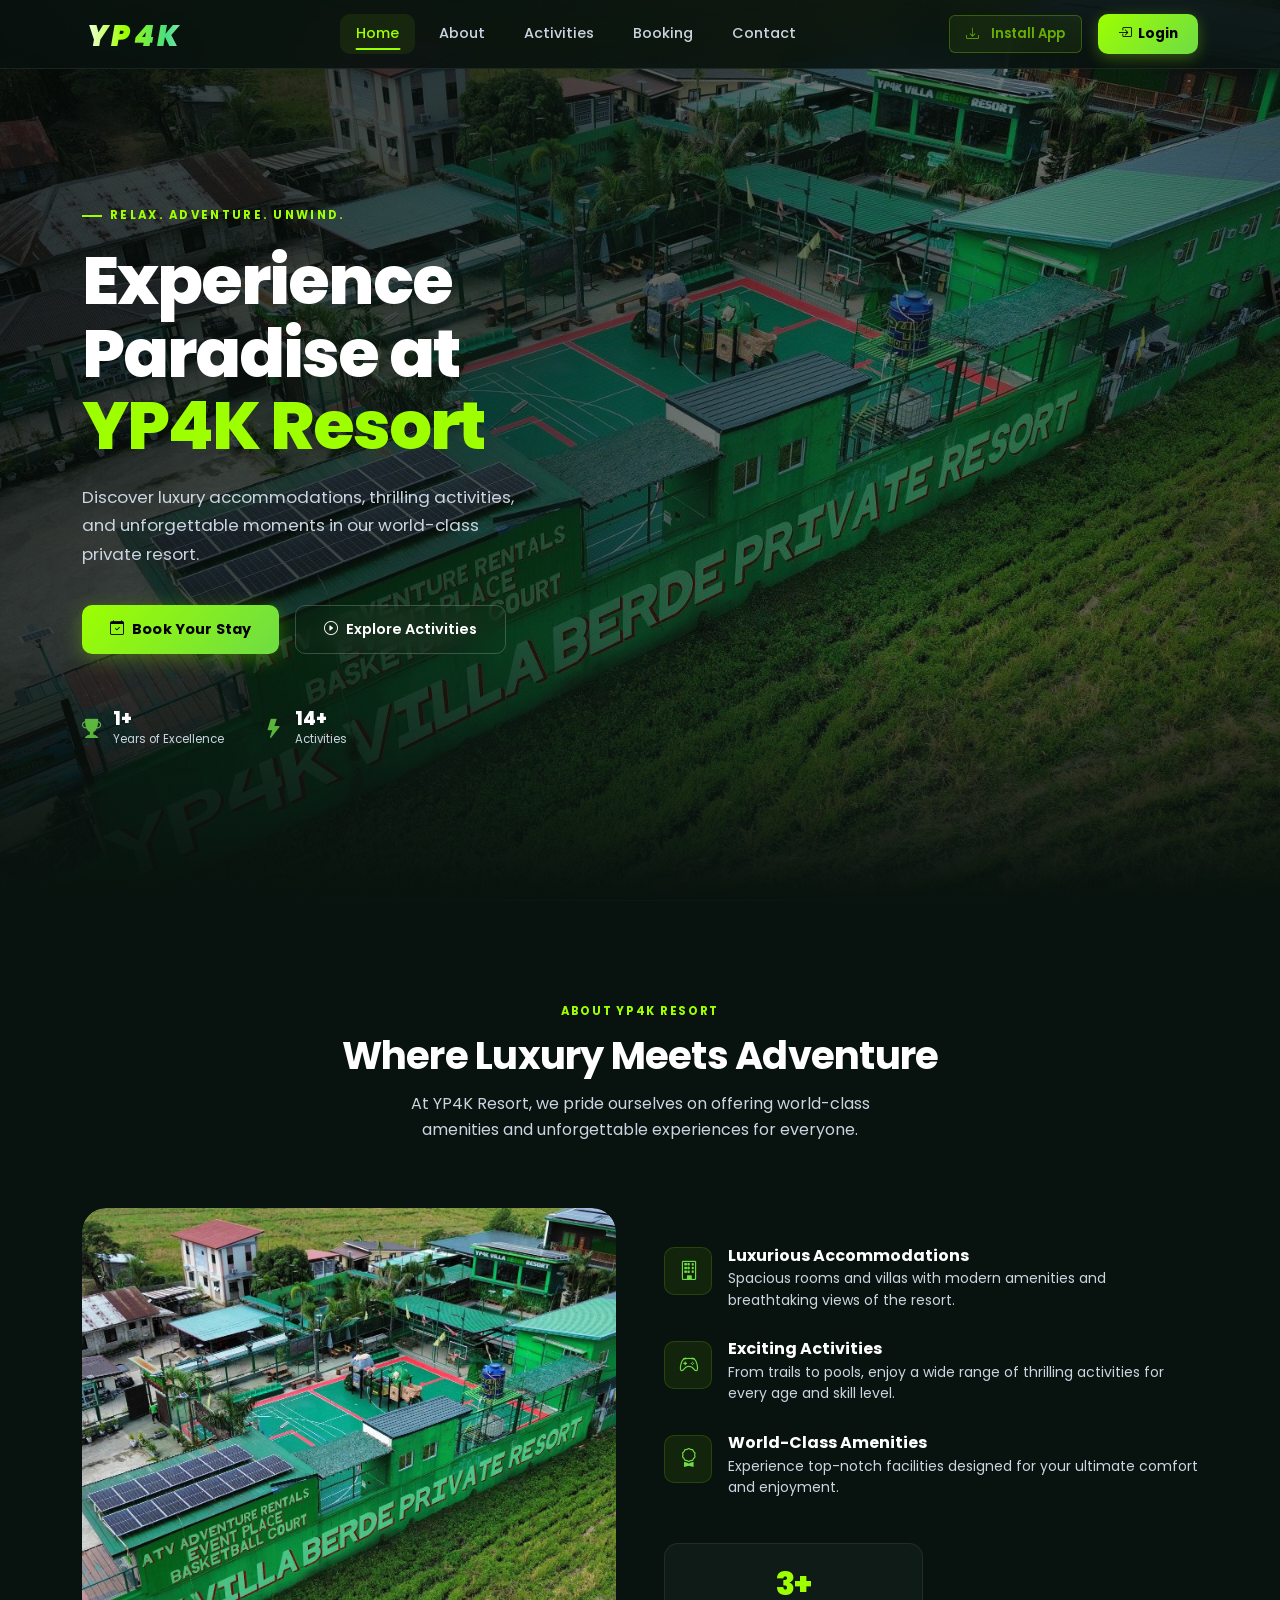
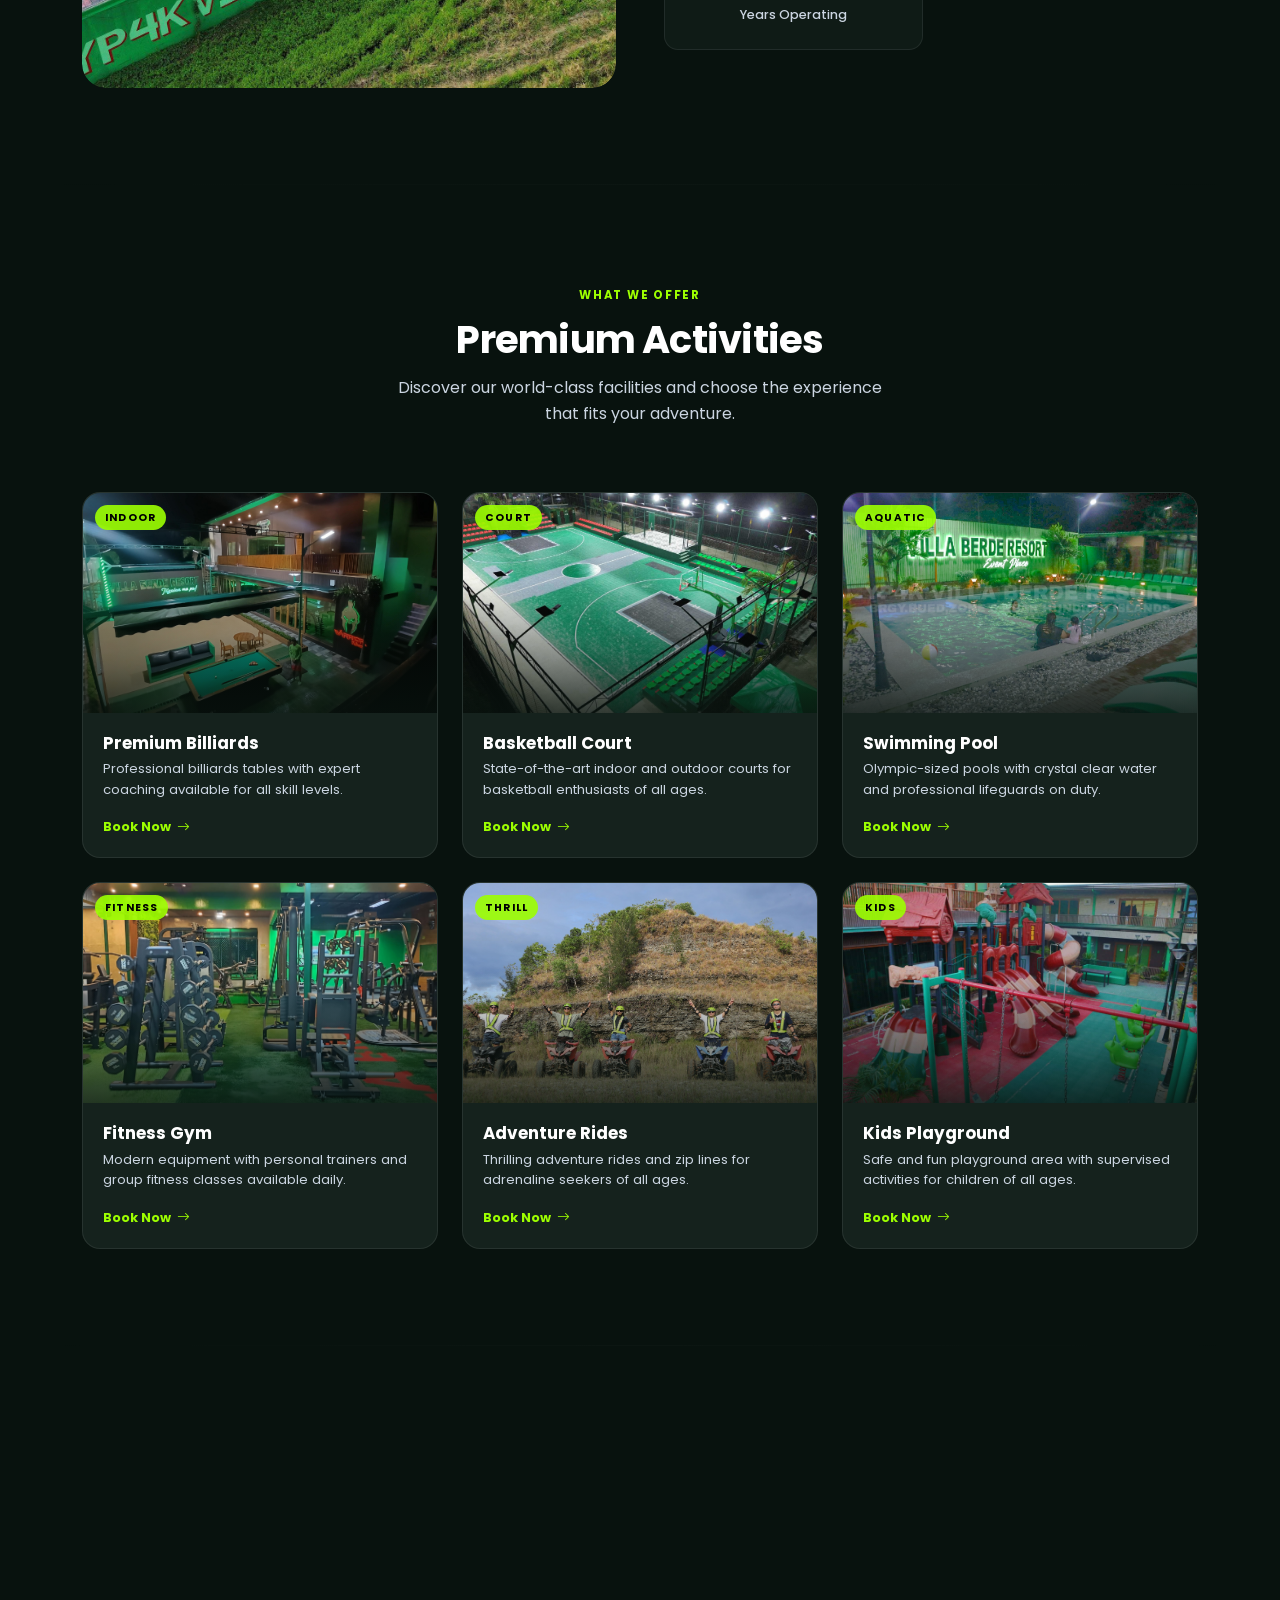
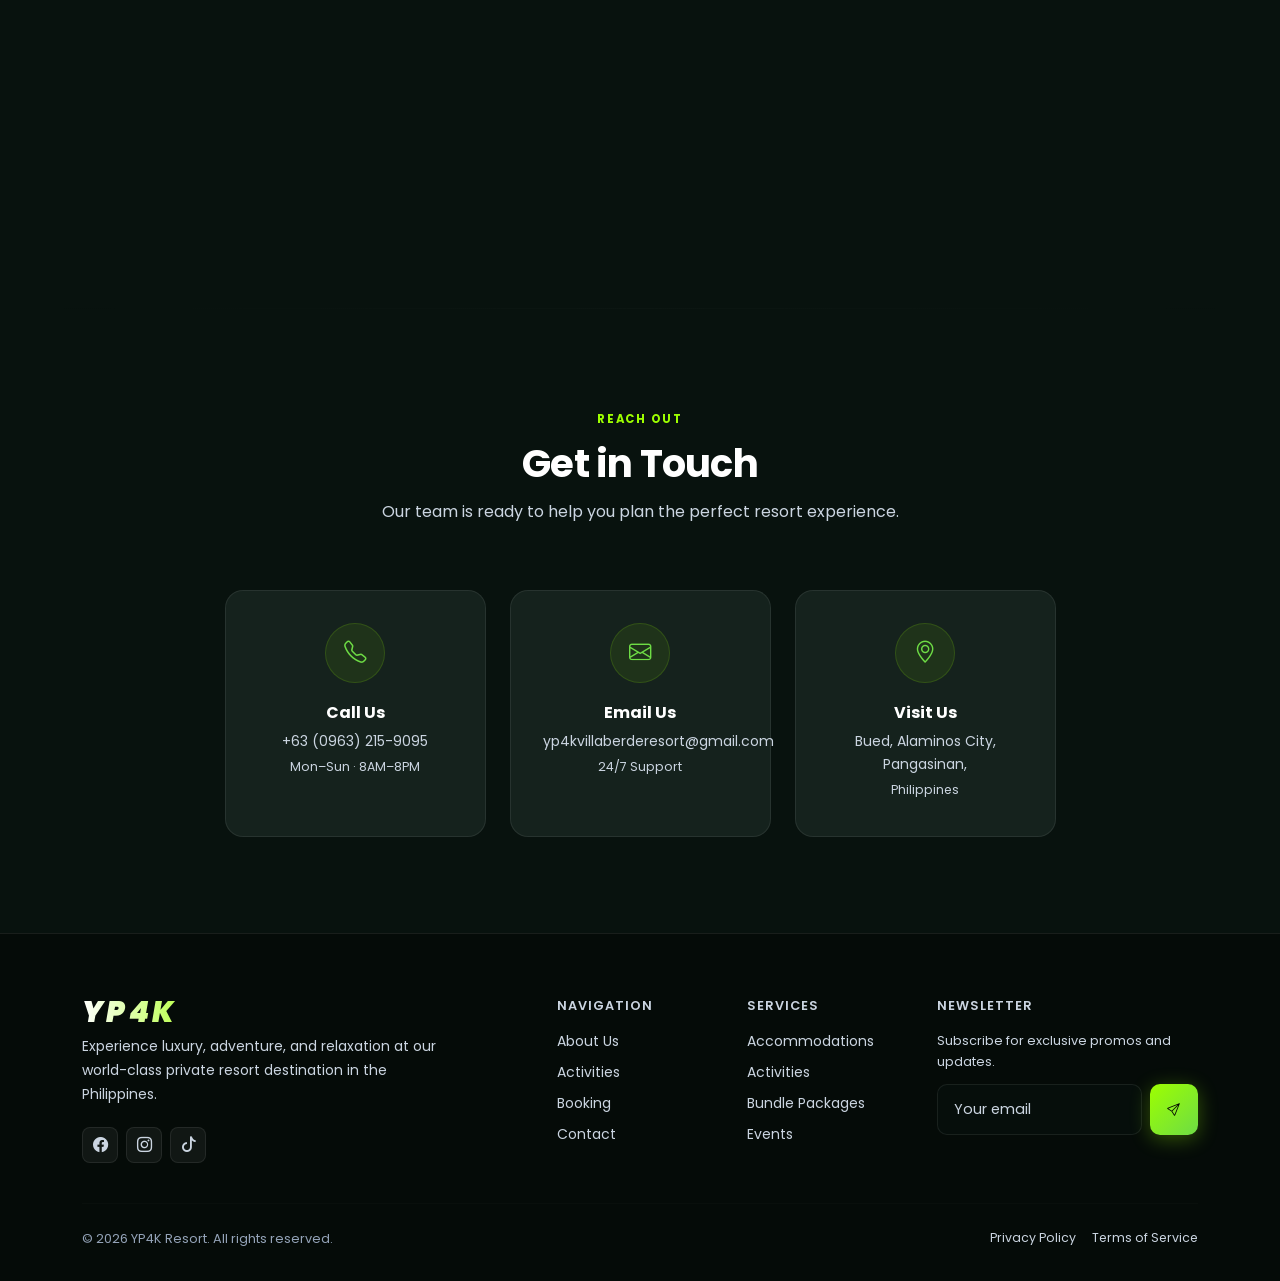
<file: index.html>
<!DOCTYPE html>
<html lang="en">

<head>
    <meta charset="UTF-8">
    <meta name="viewport" content="width=device-width, initial-scale=1.0">
    <title>YP4K Resort — Luxury. Adventure. Nature.</title>
    <meta name="description"
        content="Experience world-class luxury accommodations, thrilling activities, and unforgettable moments at YP4K Private Resort.">
    <link href="assets/css/bootstrap.min.css" rel="stylesheet">
    <link rel="stylesheet" href="https://cdn.jsdelivr.net/npm/bootstrap-icons@1.11.0/font/bootstrap-icons.css">
    <link rel="stylesheet" href="css/resort-theme.css">

    <!-- PWA: Manifest & Meta -->
    <link rel="manifest" href="manifest.json">
    <meta name="theme-color" content="#9dff00">
    <meta name="mobile-web-app-capable" content="yes">
    <meta name="apple-mobile-web-app-capable" content="yes">
    <meta name="apple-mobile-web-app-status-bar-style" content="black-translucent">
    <meta name="apple-mobile-web-app-title" content="YP4K Resort">
    <link rel="apple-touch-icon" href="assets/icon-192.png">
    <link rel="icon" type="image/png" sizes="192x192" href="assets/icon-192.png">
    <link rel="icon" type="image/png" sizes="512x512" href="assets/icon-512.png">
    <style>
        /* ═══════════════════════════════════════════════════════
       INDEX PAGE — Additional Styles
    ═══════════════════════════════════════════════════════ */

        /* NAV LOGIN BUTTON */
        .nav-btn-login {
            display: inline-flex;
            align-items: center;
            gap: 0.4rem;
            padding: 0.55rem 1.25rem;
            background: linear-gradient(135deg, var(--accent), var(--accent-2));
            color: #000 !important;
            font-weight: 700;
            font-size: 0.85rem;
            border-radius: var(--radius-sm);
            text-decoration: none;
            transition: var(--t);
            box-shadow: 0 4px 15px rgba(157, 255, 0, 0.3);
            margin-left: 0.5rem;
        }

        /* PWA Install Button — hidden by default, revealed only by beforeinstallprompt */
        #pwaInstallBtn {
            display: none;
        }

        /* Hide install button when running as installed PWA (standalone mode) */
        @media (display-mode: standalone) {
            #pwaInstallBtn {
                display: none !important;
            }
        }

        .nav-btn-login:hover {
            transform: translateY(-2px);
            box-shadow: 0 6px 25px rgba(157, 255, 0, 0.45);
            color: #000 !important;
        }

        /* ── HERO ───────────────────────────────────────────── */
        .hero {
            position: relative;
            min-height: 100vh;
            display: flex;
            align-items: center;
            overflow: hidden;
            padding: 7rem 0 4rem;
        }

        /* Hero Background Slideshow
       ┌────────────────────────────────────────────────────────┐
       │  TO CHANGE HERO IMAGES: Edit the HERO_IMAGES array    │
       │  in the <script> section below. The CSS handles       │
       │  the crossfade automatically.                          │
       └────────────────────────────────────────────────────────┘ */
        .hero-bg-layer {
            position: absolute;
            inset: 0;
            z-index: 0;
            background-size: cover;
            background-position: center;
            background-attachment: fixed;
            opacity: 0;
            transition: opacity 1.8s ease-in-out;
        }

        .hero-bg-layer.active {
            opacity: 1;
        }

        @media (max-width: 768px) {
            .hero-bg-layer {
                background-attachment: scroll;
            }
        }

        /* Dark gradient overlay — pointer-events:none so navbar clicks pass through */
        .hero-overlay {
            position: absolute;
            inset: 0;
            z-index: 1;
            pointer-events: none;
            background: linear-gradient(105deg,
                    rgba(5, 10, 7, 0.82) 0%,
                    rgba(8, 18, 14, 0.7) 40%,
                    rgba(8, 18, 14, 0.45) 70%,
                    rgba(5, 10, 7, 0.6) 100%);
        }

        /* Bottom vignette — decorative only */
        .hero-vignette {
            position: absolute;
            bottom: 0;
            left: 0;
            right: 0;
            height: 30%;
            z-index: 2;
            pointer-events: none;
            background: linear-gradient(to top, var(--bg-primary), transparent);
        }

        .hero-content {
            position: relative;
            z-index: 3;
        }

        /* Hero label */
        .hero-tagline {
            display: inline-flex;
            align-items: center;
            gap: 0.5rem;
            font-size: 0.72rem;
            font-weight: 700;
            letter-spacing: 0.2em;
            text-transform: uppercase;
            color: var(--accent);
            margin-bottom: 1.25rem;
        }

        .hero-tagline::before {
            content: '';
            display: inline-block;
            width: 20px;
            height: 2px;
            background: var(--accent);
        }

        /* Hero headline */
        .hero-headline {
            font-size: clamp(1.75rem, 6.5vw, 4.2rem);
            font-weight: 800;
            line-height: 1.08;
            letter-spacing: -0.03em;
            color: var(--text);
            margin-bottom: 1.25rem;
        }

        .hero-headline .accent-word {
            color: var(--accent);
        }

        .hero-subtitle {
            font-size: 1.05rem;
            color: var(--text-2);
            line-height: 1.7;
            max-width: 460px;
            margin-bottom: 2.25rem;
        }

        /* Hero CTA row */
        .hero-ctas {
            display: flex;
            gap: 1rem;
            flex-wrap: wrap;
            margin-bottom: 3.5rem;
        }

        /* Hero stats row */
        .hero-stats {
            display: flex;
            gap: 2.5rem;
            flex-wrap: wrap;
        }

        .hero-stat {
            display: flex;
            align-items: center;
            gap: 0.75rem;
        }

        .hero-stat-icon {
            color: var(--accent-2);
            font-size: 1.2rem;
            opacity: 0.8;
        }

        .hero-stat-value {
            font-size: 1.15rem;
            font-weight: 800;
            color: var(--text);
            line-height: 1;
        }

        .hero-stat-label {
            font-size: 0.72rem;
            color: var(--text-muted);
            margin-top: 0.1rem;
        }

        /* ── PROMO CARD (Right Column) ─────────────────────── */
        .promo-card {
            background: rgba(10, 20, 15, 0.6);
            backdrop-filter: blur(30px) saturate(180%);
            -webkit-backdrop-filter: blur(30px) saturate(180%);
            border: 1px solid rgba(157, 255, 0, 0.2);
            border-radius: var(--radius-xl);
            padding: 2rem;
            box-shadow: 0 25px 60px rgba(0, 0, 0, 0.5), var(--shadow-glow-lg);
            position: relative;
            overflow: hidden;
            animation: promoFloat 6s ease-in-out infinite;
        }

        @keyframes promoFloat {

            0%,
            100% {
                transform: translateY(0);
            }

            50% {
                transform: translateY(-8px);
            }
        }

        .promo-card::before {
            content: '';
            position: absolute;
            top: -1px;
            left: 20%;
            right: 20%;
            height: 2px;
            background: linear-gradient(90deg, transparent, var(--accent), transparent);
        }

        .promo-card .promo-tag {
            display: flex;
            align-items: center;
            justify-content: space-between;
            margin-bottom: 1.25rem;
        }

        .promo-tag-label {
            font-size: 0.65rem;
            font-weight: 700;
            letter-spacing: 0.18em;
            text-transform: uppercase;
            color: var(--accent);
        }

        .promo-star {
            color: var(--accent);
            font-size: 1.2rem;
            animation: starSpin 8s linear infinite;
        }

        @keyframes starSpin {
            to {
                transform: rotate(360deg);
            }
        }

        .promo-date {
            text-align: center;
            margin-bottom: 0.75rem;
        }

        .promo-day-label {
            font-size: 0.7rem;
            color: var(--text-muted);
            letter-spacing: 0.1em;
            text-transform: uppercase;
            margin-bottom: 0.25rem;
        }

        .promo-day-num {
            font-size: 4.5rem;
            font-weight: 900;
            color: var(--text);
            line-height: 1;
            letter-spacing: -0.05em;
        }

        .promo-event {
            font-size: 0.72rem;
            font-weight: 700;
            letter-spacing: 0.12em;
            text-transform: uppercase;
            color: var(--accent-2);
            text-align: center;
            margin-bottom: 1.5rem;
        }

        .promo-price-block {
            background: rgba(157, 255, 0, 0.07);
            border: 1px solid rgba(157, 255, 0, 0.15);
            border-radius: var(--radius-md);
            padding: 1.25rem;
            text-align: center;
            margin-bottom: 1rem;
        }

        .promo-price {
            font-size: 3rem;
            font-weight: 900;
            color: var(--accent);
            line-height: 1;
            letter-spacing: -0.04em;
        }

        .promo-price-label {
            font-size: 0.7rem;
            font-weight: 700;
            letter-spacing: 0.1em;
            text-transform: uppercase;
            color: var(--text-2);
            margin-top: 0.25rem;
        }

        .promo-cta-text {
            text-align: center;
            font-size: 0.8rem;
            color: var(--text-muted);
        }

        .promo-cta-text span {
            color: var(--accent);
            font-weight: 700;
        }

        /* ── ABOUT SECTION ──────────────────────────────────── */
        .about-img-wrapper {
            position: relative;
            border-radius: var(--radius-xl);
            overflow: hidden;
        }

        .about-img-wrapper img {
            width: 100%;
            height: 480px;
            object-fit: cover;
            border-radius: var(--radius-xl);
            transition: transform 0.6s ease;
        }

        .about-img-wrapper:hover img {
            transform: scale(1.04);
        }

        .about-img-wrapper .play-btn {
            position: absolute;
            inset: 0;
            display: flex;
            align-items: center;
            justify-content: center;
            background: rgba(0, 0, 0, 0.3);
            transition: var(--t);
            border-radius: var(--radius-xl);
            text-decoration: none;
        }

        .about-img-wrapper .play-btn:hover {
            background: rgba(0, 0, 0, 0.15);
        }

        .play-btn-circle {
            width: 72px;
            height: 72px;
            background: rgba(157, 255, 0, 0.95);
            border-radius: 50%;
            display: flex;
            align-items: center;
            justify-content: center;
            font-size: 1.5rem;
            color: #000;
            transition: var(--t);
            box-shadow: 0 0 40px rgba(157, 255, 0, 0.5);
        }

        .play-btn:hover .play-btn-circle {
            transform: scale(1.1);
            box-shadow: 0 0 60px rgba(157, 255, 0, 0.7);
        }

        .about-feature {
            display: flex;
            gap: 1rem;
            margin-bottom: 1.75rem;
            align-items: flex-start;
        }

        .about-feature-icon {
            width: 48px;
            height: 48px;
            flex-shrink: 0;
            background: rgba(157, 255, 0, 0.08);
            border: 1px solid rgba(157, 255, 0, 0.15);
            border-radius: var(--radius-sm);
            display: flex;
            align-items: center;
            justify-content: center;
            font-size: 1.2rem;
            color: var(--accent-2);
            margin-top: 0.1rem;
        }

        .about-feature h5 {
            font-size: 1rem;
            font-weight: 700;
            color: var(--text);
            margin-bottom: 0.2rem;
        }

        .about-feature p {
            font-size: 0.875rem;
            color: var(--text-muted);
            margin: 0;
            line-height: 1.55;
        }

        /* ── ACTIVITIES GRID ─────────────────────────────────── */
        .activity-card {
            background: var(--bg-card);
            border: 1px solid var(--border);
            border-radius: var(--radius-lg);
            overflow: hidden;
            transition: var(--t);
            height: 100%;
            display: flex;
            flex-direction: column;
        }

        .activity-card:hover {
            border-color: rgba(157, 255, 0, 0.2);
            box-shadow: 0 20px 50px rgba(0, 0, 0, 0.5), var(--shadow-glow);
            transform: translateY(-6px);
        }

        .activity-img-wrap {
            position: relative;
            height: 220px;
            overflow: hidden;
        }

        .activity-img-wrap img {
            width: 100%;
            height: 100%;
            object-fit: cover;
            transition: transform 0.6s ease;
        }

        .activity-card:hover .activity-img-wrap img {
            transform: scale(1.07);
        }

        .activity-type-badge {
            position: absolute;
            top: 0.75rem;
            left: 0.75rem;
            background: rgba(157, 255, 0, 0.9);
            color: #000;
            font-size: 0.65rem;
            font-weight: 700;
            letter-spacing: 0.1em;
            text-transform: uppercase;
            padding: 0.25rem 0.65rem;
            border-radius: 100px;
        }

        .activity-img-overlay {
            position: absolute;
            inset: 0;
            background: linear-gradient(to top, rgba(8, 18, 14, 0.8) 0%, transparent 60%);
        }

        .activity-body {
            padding: 1.25rem;
            display: flex;
            flex-direction: column;
            flex: 1;
        }

        .activity-title {
            font-size: 1.05rem;
            font-weight: 700;
            color: var(--text);
            margin-bottom: 0.4rem;
        }

        .activity-desc {
            font-size: 0.825rem;
            color: var(--text-muted);
            line-height: 1.55;
            flex: 1;
            margin-bottom: 1rem;
        }

        .activity-btn {
            display: inline-flex;
            align-items: center;
            gap: 0.4rem;
            font-size: 0.8rem;
            font-weight: 700;
            color: var(--accent) !important;
            text-decoration: none;
            transition: var(--t-fast);
            border: none;
            background: none;
            padding: 0;
        }

        .activity-btn:hover {
            gap: 0.7rem;
            color: var(--accent-2) !important;
        }

        /* ── CTA BAND ────────────────────────────────────────── */
        .cta-band {
            background: linear-gradient(135deg, rgba(21, 34, 29, 0.8), rgba(13, 22, 18, 0.9));
            border: 1px solid var(--border);
            border-radius: var(--radius-2xl);
            padding: 4rem 3rem;
            text-align: center;
            position: relative;
            overflow: hidden;
        }

        .cta-band::before {
            content: '';
            position: absolute;
            top: -1px;
            left: 15%;
            right: 15%;
            height: 2px;
            background: linear-gradient(90deg, transparent, var(--accent), transparent);
        }

        .cta-band::after {
            content: '';
            position: absolute;
            top: 50%;
            left: 50%;
            transform: translate(-50%, -50%);
            width: 400px;
            height: 400px;
            background: radial-gradient(ellipse at center, rgba(157, 255, 0, 0.05) 0%, transparent 70%);
            pointer-events: none;
        }

        .cta-band h2 {
            font-size: clamp(1.8rem, 3.5vw, 2.8rem);
            font-weight: 800;
            color: var(--text);
            letter-spacing: -0.03em;
            margin-bottom: 0.75rem;
        }

        .cta-band p {
            color: var(--text-muted);
            font-size: 1rem;
            margin-bottom: 2rem;
            max-width: 480px;
            margin-left: auto;
            margin-right: auto;
        }

        /* ── CONTACT CARDS ───────────────────────────────────── */
        .contact-card {
            background: var(--bg-card);
            border: 1px solid var(--border);
            border-radius: var(--radius-lg);
            padding: 2rem;
            text-align: center;
            transition: var(--t);
            height: 100%;
        }

        .contact-card:hover {
            border-color: rgba(157, 255, 0, 0.2);
            transform: translateY(-4px);
            box-shadow: var(--shadow-glow);
        }

        .contact-icon {
            width: 60px;
            height: 60px;
            background: rgba(157, 255, 0, 0.08);
            border: 1px solid rgba(157, 255, 0, 0.15);
            border-radius: 50%;
            display: flex;
            align-items: center;
            justify-content: center;
            font-size: 1.4rem;
            color: var(--accent-2);
            margin: 0 auto 1.25rem;
            transition: var(--t);
        }

        .contact-card:hover .contact-icon {
            background: rgba(157, 255, 0, 0.15);
            box-shadow: 0 0 20px rgba(157, 255, 0, 0.2);
            transform: scale(1.05);
        }

        .contact-card h5 {
            font-weight: 700;
            color: var(--text);
            margin-bottom: 0.5rem;
            font-size: 1rem;
        }

        .contact-card p {
            color: var(--text-2);
            font-size: 0.875rem;
            margin-bottom: 0.25rem;
        }

        .contact-card .contact-sub {
            color: var(--text-muted);
            font-size: 0.775rem;
        }

        /* Mobile nav tweaks */
        @media (max-width: 992px) {
            .promo-card {
                margin-top: 2.5rem;
                animation: none;
            }

            .hero {
                min-height: auto;
                padding: 7rem 0 5rem;
            }
        }

        /* ── Small-mobile fixes (≤ 575px) ──────────────────── */
        @media (max-width: 575px) {
            .hero {
                padding: 5.5rem 0 3rem;
            }

            .hero-headline {
                font-size: clamp(1.6rem, 8.5vw, 2.4rem);
            }

            .hero-subtitle {
                font-size: 0.9rem;
                max-width: 100%;
            }

            .hero-stats {
                gap: 1.25rem;
            }

            .hero-stat-value {
                font-size: 0.95rem;
            }

            .hero-stat-label {
                font-size: 0.65rem;
            }

            .hero-ctas {
                gap: 0.6rem;
            }

            .promo-day-num {
                font-size: 3rem;
            }

            .promo-price {
                font-size: 2.2rem;
            }

            .cta-band {
                padding: 2.5rem 1.25rem;
            }
        }
    </style>
</head>

<body>
    <!-- Animated Background System -->
    <div class="resort-bg"></div>
    <div class="particles">
        <div class="particle"></div>
        <div class="particle"></div>
        <div class="particle"></div>
        <div class="particle"></div>
        <div class="particle"></div>
        <div class="particle"></div>
        <div class="particle"></div>
        <div class="particle"></div>
    </div>

    <!-- ══════════════════════════════════════════════════════
     NAVIGATION
══════════════════════════════════════════════════════ -->
    <nav class="resort-nav navbar navbar-expand-lg" id="mainNav">
        <div class="container">
            <a class="navbar-brand" href="#home" style="display:flex; align-items:center;">
                <div class="premium-logo-yp4k" style="font-size: 1.8rem;">YP4K</div>
            </a>
            <button class="navbar-toggler border-0" type="button" data-bs-toggle="collapse" data-bs-target="#navbarNav"
                style="color: var(--text-muted);">
                <i class="bi bi-list" style="font-size:1.5rem;"></i>
            </button>
            <div class="collapse navbar-collapse" id="navbarNav">
                <ul class="navbar-nav mx-auto gap-1">
                    <li class="nav-item"><a class="nav-link active" href="#home">Home</a></li>
                    <li class="nav-item"><a class="nav-link" href="#about">About</a></li>
                    <li class="nav-item"><a class="nav-link" href="#activities">Activities</a></li>
                    <li class="nav-item"><a class="nav-link" href="#booking">Booking</a></li>
                    <li class="nav-item"><a class="nav-link" href="#contact">Contact</a></li>
                </ul>
                <div class="d-flex align-items-center gap-2 mt-3 mt-lg-0">
                    <!-- PWA Install Button (hidden until browser fires beforeinstallprompt) -->
                    <button id="pwaInstallBtn" class="d-none align-items-center gap-2"
                        style="background: rgba(157,255,0,0.1); border: 1px solid rgba(157,255,0,0.4); color: #9dff00; border-radius: 6px; padding: 0.45rem 1rem; font-size: 0.82rem; font-weight: 600; cursor: pointer; transition: all 0.2s ease; white-space: nowrap;"
                        onmouseover="this.style.background='rgba(157,255,0,0.22)';this.style.boxShadow='0 0 12px rgba(157,255,0,0.3)'"
                        onmouseout="this.style.background='rgba(157,255,0,0.1)';this.style.boxShadow='none'">
                        <i class="bi bi-download me-1"></i> Install App
                    </button>
                    <a href="http://localhost/YP4K_Resort/Authentication/login.php" class="nav-btn-login">
                        <i class="bi bi-box-arrow-in-right"></i>
                        Login
                    </a>
                </div>
            </div>
        </div>
    </nav>


    <section id="home" class="hero">
        <!-- Background Image Layers (controlled by JS below) -->
        <div class="hero-bg-layer" id="heroBg0"></div>
        <div class="hero-bg-layer" id="heroBg1"></div>
        <div class="hero-bg-layer" id="heroBg2"></div>
        <div class="hero-overlay"></div>
        <div class="hero-vignette"></div>

        <div class="container hero-content">
            <div class="row align-items-center g-5">
                <!-- Left: Headline & CTAs -->
                <div class="col-lg-6">
                    <div class="hero-tagline reveal">Relax. Adventure. Unwind.</div>

                    <h1 class="hero-headline reveal reveal-delay-1">
                        Experience<br>
                        Paradise at<br>
                        <span class="accent-word">YP4K Resort</span>
                    </h1>

                    <p class="hero-subtitle reveal reveal-delay-2">
                        Discover luxury accommodations, thrilling activities,
                        and unforgettable moments in our world-class private resort.
                    </p>

                    <div class="hero-ctas reveal reveal-delay-3">
                        <a href="Authentication/login.php" class="btn-resort">
                            <i class="bi bi-calendar-check"></i>
                            Book Your Stay
                        </a>
                        <a href="#activities" class="btn-resort-ghost">
                            <i class="bi bi-play-circle"></i>
                            Explore Activities
                        </a>
                    </div>

                    <!-- Stats -->
                    <div class="hero-stats reveal reveal-delay-4">
                        <div class="hero-stat">
                            <i class="bi bi-trophy-fill hero-stat-icon"></i>
                            <div>
                                <div class="hero-stat-value" data-count="2">0</div>
                                <div class="hero-stat-label">Years of Excellence</div>
                            </div>
                        </div>
                        <div class="hero-stat">
                            <i class="bi bi-lightning-fill hero-stat-icon"></i>
                            <div>
                                <div class="hero-stat-value" data-count="25" data-suffix="+">0</div>
                                <div class="hero-stat-label">Activities</div>
                            </div>
                        </div>
                    </div>
                </div>


            </div>
        </div>
    </section>

    <hr class="section-divider">

    <!-- ══════════════════════════════════════════════════════
     ABOUT SECTION
══════════════════════════════════════════════════════ -->
    <section id="about" class="section-resort">
        <div class="container">
            <div class="section-header">
                <span class="label-green">About YP4K Resort</span>
                <h2>Where Luxury Meets Adventure</h2>
                <p>At YP4K Resort, we pride ourselves on offering world-class amenities and unforgettable experiences
                    for everyone.</p>
            </div>

            <div class="row align-items-center g-5">
                <!-- Image / Video -->
                <div class="col-lg-6 reveal">
                    <div class="about-img-wrapper">
                        <img src="assets/Images/AerialShotOne.jpg" alt="YP4K Resort Aerial View" loading="lazy">
                    </div>
                </div>

                <!-- Features -->
                <div class="col-lg-6 reveal reveal-delay-2">
                    <div class="about-feature">
                        <div class="about-feature-icon"><i class="bi bi-building"></i></div>
                        <div>
                            <h5>Luxurious Accommodations</h5>
                            <p>Spacious rooms and villas with modern amenities and breathtaking views of the resort.</p>
                        </div>
                    </div>
                    <div class="about-feature">
                        <div class="about-feature-icon"><i class="bi bi-controller"></i></div>
                        <div>
                            <h5>Exciting Activities</h5>
                            <p>From trails to pools, enjoy a wide range of thrilling activities for every age and skill
                                level.</p>
                        </div>
                    </div>
                    <div class="about-feature">
                        <div class="about-feature-icon"><i class="bi bi-award"></i></div>
                        <div>
                            <h5>World-Class Amenities</h5>
                            <p>Experience top-notch facilities designed for your ultimate comfort and enjoyment.</p>
                        </div>
                    </div>

                    <!-- Mini stats -->
                    <div class="row g-3 mt-1">
                        <div class="col-6">
                            <div class="stat-card-resort text-center">
                                <div class="stat-value"
                                    style="font-size:2rem;font-weight:800;color:var(--accent);letter-spacing:-0.03em;">
                                    3+</div>
                                <div class="stat-label" style="font-size:0.8rem;color:var(--text-muted);">Years
                                    Operating</div>
                            </div>
                        </div>
                    </div>
                </div>
            </div>
        </div>
    </section>

    <hr class="section-divider">

    <!-- ══════════════════════════════════════════════════════
     ACTIVITIES SECTION
══════════════════════════════════════════════════════ -->
    <section id="activities" class="section-resort">
        <div class="container">
            <div class="section-header">
                <span class="label-green">What We Offer</span>
                <h2>Premium Activities</h2>
                <p>Discover our world-class facilities and choose the experience that fits your adventure.</p>
            </div>

            <div class="row g-4 row-cols-2 row-cols-lg-3">
                <div class="col-md-6 col-lg-4 reveal">
                    <div class="activity-card">
                        <div class="activity-img-wrap">
                            <img src="assets/Images/BilliardsHDreal.jpg" alt="Billiards" loading="lazy">
                            <span class="activity-type-badge">Indoor</span>
                            <div class="activity-img-overlay"></div>
                        </div>
                        <div class="activity-body">
                            <h3 class="activity-title">Premium Billiards</h3>
                            <p class="activity-desc">Professional billiards tables with expert coaching available for
                                all skill levels.</p>
                            <a href="#booking" class="activity-btn">Book Now <i class="bi bi-arrow-right"></i></a>
                        </div>
                    </div>
                </div>
                <div class="col-md-6 col-lg-4 reveal reveal-delay-1">
                    <div class="activity-card">
                        <div class="activity-img-wrap">
                            <img src="assets/Images/BasketballCourt.jpg" alt="Basketball" loading="lazy">
                            <span class="activity-type-badge">Court</span>
                            <div class="activity-img-overlay"></div>
                        </div>
                        <div class="activity-body">
                            <h3 class="activity-title">Basketball Court</h3>
                            <p class="activity-desc">State-of-the-art indoor and outdoor courts for basketball
                                enthusiasts of all ages.</p>
                            <a href="#booking" class="activity-btn">Book Now <i class="bi bi-arrow-right"></i></a>
                        </div>
                    </div>
                </div>
                <div class="col-md-6 col-lg-4 reveal reveal-delay-2">
                    <div class="activity-card">
                        <div class="activity-img-wrap">
                            <img src="assets/Images/Pool.jpg" alt="Swimming Pool" loading="lazy">
                            <span class="activity-type-badge">Aquatic</span>
                            <div class="activity-img-overlay"></div>
                        </div>
                        <div class="activity-body">
                            <h3 class="activity-title">Swimming Pool</h3>
                            <p class="activity-desc">Olympic-sized pools with crystal clear water and professional
                                lifeguards on duty.</p>
                            <a href="#booking" class="activity-btn">Book Now <i class="bi bi-arrow-right"></i></a>
                        </div>
                    </div>
                </div>
                <div class="col-md-6 col-lg-4 reveal reveal-delay-1">
                    <div class="activity-card">
                        <div class="activity-img-wrap">
                            <img src="assets/Images/GYM.jpg" alt="Gym" loading="lazy">
                            <span class="activity-type-badge">Fitness</span>
                            <div class="activity-img-overlay"></div>
                        </div>
                        <div class="activity-body">
                            <h3 class="activity-title">Fitness Gym</h3>
                            <p class="activity-desc">Modern equipment with personal trainers and group fitness classes
                                available daily.</p>
                            <a href="#booking" class="activity-btn">Book Now <i class="bi bi-arrow-right"></i></a>
                        </div>
                    </div>
                </div>
                <div class="col-md-6 col-lg-4 reveal reveal-delay-2">
                    <div class="activity-card">
                        <div class="activity-img-wrap">
                            <img src="assets/Images/ADV.jpg" alt="Adventure" loading="lazy">
                            <span class="activity-type-badge">Thrill</span>
                            <div class="activity-img-overlay"></div>
                        </div>
                        <div class="activity-body">
                            <h3 class="activity-title">Adventure Rides</h3>
                            <p class="activity-desc">Thrilling adventure rides and zip lines for adrenaline seekers of
                                all ages.</p>
                            <a href="#booking" class="activity-btn">Book Now <i class="bi bi-arrow-right"></i></a>
                        </div>
                    </div>
                </div>
                <div class="col-md-6 col-lg-4 reveal reveal-delay-3">
                    <div class="activity-card">
                        <div class="activity-img-wrap">
                            <img src="assets/Images/Playground.jpg" alt="Playground" loading="lazy">
                            <span class="activity-type-badge">Kids</span>
                            <div class="activity-img-overlay"></div>
                        </div>
                        <div class="activity-body">
                            <h3 class="activity-title">Kids Playground</h3>
                            <p class="activity-desc">Safe and fun playground area with supervised activities for
                                children of all ages.</p>
                            <a href="#booking" class="activity-btn">Book Now <i class="bi bi-arrow-right"></i></a>
                        </div>
                    </div>
                </div>
            </div>
        </div>
    </section>

    <hr class="section-divider">

    <section id="booking" class="section-resort">
        <div class="container">
            <div class="cta-band reveal">
                <span class="label-green d-inline-block mb-3">Ready to Visit?</span>
                <h2>Begin Your Resort Experience</h2>
                <p>Reserve your spot today and enjoy world-class amenities, breathtaking views, and unforgettable
                    moments.</p>
                <div class="d-flex gap-3 justify-content-center flex-wrap">
                    <a href="Authentication/login.php" class="btn-resort">
                        <i class="bi bi-calendar-check"></i>
                        Reserve Your Stay
                    </a>
                    <a href="#contact" class="btn-resort-ghost">
                        <i class="bi bi-telephone"></i>
                        Contact Us First
                    </a>
                </div>
            </div>
        </div>
    </section>

    <hr class="section-divider">

    <!-- ══════════════════════════════════════════════════════
     CONTACT SECTION
══════════════════════════════════════════════════════ -->
    <section id="contact" class="section-resort">
        <div class="container">
            <div class="section-header">
                <span class="label-green">Reach Out</span>
                <h2>Get in Touch</h2>
                <p>Our team is ready to help you plan the perfect resort experience.</p>
            </div>

            <div class="row g-4 justify-content-center">
                <div class="col-md-4 col-lg-3 reveal">
                    <div class="contact-card">
                        <div class="contact-icon"><i class="bi bi-telephone"></i></div>
                        <h5>Call Us</h5>
                        <p>+63 (0963) 215-9095</p>
                        <p class="contact-sub">Mon–Sun · 8AM–8PM</p>
                    </div>
                </div>
                <div class="col-md-4 col-lg-3 reveal reveal-delay-1">
                    <div class="contact-card">
                        <div class="contact-icon"><i class="bi bi-envelope"></i></div>
                        <h5>Email Us</h5>
                        <p>yp4kvillaberderesort@gmail.com</p>
                        <p class="contact-sub">24/7 Support</p>
                    </div>
                </div>
                <div class="col-md-4 col-lg-3 reveal reveal-delay-2">
                    <div class="contact-card">
                        <div class="contact-icon"><i class="bi bi-geo-alt"></i></div>
                        <h5>Visit Us</h5>
                        <p>Bued, Alaminos City, Pangasinan,</p>
                        <p class="contact-sub">Philippines</p>
                    </div>
                </div>
            </div>
        </div>
    </section>

    <!-- ══════════════════════════════════════════════════════
     FOOTER
══════════════════════════════════════════════════════ -->
    <footer class="footer-resort">
        <div class="container">
            <div class="row g-4">
                <div class="col-lg-4">
                    <div class="footer-brand" style="margin-bottom: 0.5rem; display: block;">
                        <div class="premium-logo-yp4k" style="font-size: 1.8rem; margin: 0; padding: 0;">YP4K</div>
                    </div>
                    <p style="color:var(--text-muted);font-size:0.875rem;margin-bottom:1.25rem;line-height:1.7;">
                        Experience luxury, adventure, and relaxation at our world-class private resort destination in
                        the Philippines.
                    </p>
                    <div class="d-flex gap-2">
                        <a href="https://www.facebook.com/share/1EjVCv8VXC/" class="social-link"><i
                                class="bi bi-facebook"></i></a>
                        <a href="https://www.instagram.com/yp4kvillaberderesort?stkn=bjRhdGZ3aWZsd2Yz"
                            class="social-link"><i class="bi bi-instagram"></i></a>
                        <a href="https://www.tiktok.com/@ypdelarosa?_r=1&_t=ZS-9AGocpNzqyK" class="social-link"><i
                                class="bi bi-tiktok"></i></a>
                    </div>
                </div>

                <div class="col-6 col-lg-2 offset-lg-1">
                    <h6>Navigation</h6>
                    <div class="d-flex flex-column gap-2">
                        <a href="#about" class="footer-link">About Us</a>
                        <a href="#activities" class="footer-link">Activities</a>
                        <a href="#booking" class="footer-link">Booking</a>
                        <a href="#contact" class="footer-link">Contact</a>
                    </div>
                </div>

                <div class="col-6 col-lg-2">
                    <h6>Services</h6>
                    <div class="d-flex flex-column gap-2">
                        <a href="Authentication/login.php" class="footer-link">Accommodations</a>
                        <a href="Authentication/login.php" class="footer-link">Activities</a>
                        <a href="Authentication/login.php" class="footer-link">Bundle Packages</a>
                        <a href="Authentication/login.php" class="footer-link">Events</a>
                    </div>
                </div>

                <div class="col-lg-3">
                    <h6>Newsletter</h6>
                    <p style="color:var(--text-muted);font-size:0.8rem;margin-bottom:0.75rem;">Subscribe for exclusive
                        promos and updates.</p>
                    <div class="d-flex gap-2">
                        <input type="email" class="input-resort" placeholder="Your email"
                            style="border-radius:var(--radius-sm);">
                        <button class="btn-resort btn-resort-sm" type="button" style="flex-shrink:0;">
                            <i class="bi bi-send"></i>
                        </button>
                    </div>
                </div>
            </div>

            <hr class="footer-divider">
            <div class="d-flex justify-content-between align-items-center flex-wrap gap-2">
                <p style="color:var(--text-dim);font-size:0.8rem;margin:0;">
                    &copy; 2026 YP4K Resort. All rights reserved.
                </p>
                <div class="d-flex gap-3">
                    <a href="#" class="footer-link" style="font-size:0.775rem;">Privacy Policy</a>
                    <a href="#" class="footer-link" style="font-size:0.775rem;">Terms of Service</a>
                </div>
            </div>
        </div>
    </footer>

    <script src="assets/js/bootstrap.bundle.min.js"></script>
    <script>
        /* ═══════════════════════════════════════════════════════════════
           HERO IMAGE SLIDESHOW
           ┌─────────────────────────────────────────────────────────┐
           │ TO CHANGE IMAGES: Edit the paths in HERO_IMAGES below.  │
           │ You can add or remove entries — the slideshow adjusts   │
           │ automatically. Use any path relative to this file.      │
           └─────────────────────────────────────────────────────────┘
        ═══════════════════════════════════════════════════════════════ */
        const HERO_IMAGES = [
            'assets/Images/AerialShotOne.jpg',      // Image 1 — Edit path here
            'assets/Images/Aerial Shot Two.jpg',    // Image 2 — Edit path here
            'assets/Images/ArialShot Three.jpg',    // Image 3 — Edit path here
        ];
        const HERO_INTERVAL_MS = 6000; // Time per image in milliseconds (6 seconds)

        (function initHeroSlideshow() {
            const layers = [
                document.getElementById('heroBg0'),
                document.getElementById('heroBg1'),
                document.getElementById('heroBg2'),
            ];

            // Pre-load images & assign
            HERO_IMAGES.forEach((src, i) => {
                if (layers[i]) {
                    layers[i].style.backgroundImage = `url('${src}')`;
                }
            });

            let current = 0;
            if (layers[0]) layers[0].classList.add('active');

            setInterval(() => {
                layers[current].classList.remove('active');
                current = (current + 1) % Math.min(HERO_IMAGES.length, layers.length);
                layers[current].classList.add('active');
            }, HERO_INTERVAL_MS);
        })();

        /* ═══ NAVBAR SCROLL EFFECT ═════════════════════════════════════ */
        const nav = document.getElementById('mainNav');
        window.addEventListener('scroll', () => {
            nav.classList.toggle('scrolled', window.scrollY > 60);
        });

        /* ═══ ACTIVE NAV LINK ON SCROLL ═══════════════════════════════ */
        const sections = document.querySelectorAll('section[id]');
        const navLinks = document.querySelectorAll('.resort-nav .nav-link');

        window.addEventListener('scroll', () => {
            let current = '';
            sections.forEach(s => {
                if (window.scrollY >= s.offsetTop - 200) current = s.id;
            });
            navLinks.forEach(l => {
                l.classList.toggle('active', l.getAttribute('href') === '#' + current);
            });
        }, { passive: true });

        /* ═══ SMOOTH SCROLL ════════════════════════════════════════════ */
        document.querySelectorAll('a[href^="#"]').forEach(a => {
            const href = a.getAttribute('href');
            if (!href || href === '#') return; // skip bare '#' links
            a.addEventListener('click', e => {
                try {
                    const target = document.querySelector(href);
                    if (target) {
                        e.preventDefault();
                        target.scrollIntoView({ behavior: 'smooth', block: 'start' });
                    }
                } catch (err) { /* invalid selector, do nothing */ }
            });
        });

        /* ═══ SCROLL REVEAL ════════════════════════════════════════════ */
        const revealObserver = new IntersectionObserver((entries) => {
            entries.forEach(entry => {
                if (entry.isIntersecting) {
                    entry.target.classList.add('visible');
                    revealObserver.unobserve(entry.target);
                }
            });
        }, { threshold: 0.1, rootMargin: '0px 0px -60px 0px' });

        document.querySelectorAll('.reveal').forEach(el => revealObserver.observe(el));

        /* ═══ COUNTER ANIMATION (Hero Stats) ══════════════════════════ */
        const counters = document.querySelectorAll('[data-count]');
        let countersStarted = false;

        const counterObserver = new IntersectionObserver((entries) => {
            entries.forEach(entry => {
                if (entry.isIntersecting && !countersStarted) {
                    countersStarted = true;
                    counters.forEach(counter => {
                        const target = parseFloat(counter.dataset.count);
                        const suffix = counter.dataset.suffix || '+';
                        const isDecimal = counter.dataset.decimal === 'true';
                        const duration = 1800;
                        const step = target / (duration / 16);
                        let current = 0;

                        const update = () => {
                            current = Math.min(current + step, target);
                            counter.textContent = isDecimal
                                ? current.toFixed(1) + suffix
                                : Math.floor(current) + suffix;
                            if (current < target) requestAnimationFrame(update);
                        };
                        update();
                    });
                }
            });
        }, { threshold: 0.5 });

        if (counters.length) counterObserver.observe(counters[0].closest('.hero-stats'));

        /* ═══ ADMIN KEYBOARD SHORTCUT ═════════════════════════════════ */
        document.addEventListener('keydown', e => {
            if (e.ctrlKey && e.shiftKey && (e.key === 'l' || e.key === 'L')) {
                e.preventDefault();
                window.location.href = 'Authentication/admin-login.php';
            }
        });
    </script>

    <!-- ═══ PWA: Service Worker + Install Prompt ═══════════════════════ -->
    <script>
        // ── Service Worker Registration ───────────────────────────────────
        if ('serviceWorker' in navigator) {
            window.addEventListener('load', () => {
                navigator.serviceWorker.register('./sw.js')
                    .then(reg => console.log('[PWA] Service Worker registered:', reg.scope))
                    .catch(err => console.warn('[PWA] SW registration failed:', err));
            });
        }

        // ── Install Button State Machine ─────────────────────────────────
        let deferredInstallPrompt = null;
        const installBtn = document.getElementById('pwaInstallBtn');

        // Detect if running as standalone installed app
        const isStandalone = window.matchMedia('(display-mode: standalone)').matches
            || window.navigator.standalone === true;

        // Early exit: inside the installed PWA — button must stay hidden
        if (isStandalone) {
            if (installBtn) installBtn.style.display = 'none';
        } else {

            // Persist install state across browser cooldown gaps
            let isInstalledLocally = localStorage.getItem('pwa_installed') === 'true';

            function setButtonState(state) {
                installBtn.classList.remove('d-none');
                installBtn.style.display = 'inline-flex';
                switch (state) {
                    case 'can-install':
                        installBtn.innerHTML = '<i class="bi bi-download me-1"></i> Install App';
                        installBtn.style.opacity = '1';
                        installBtn.style.cursor = 'pointer';
                        installBtn.title = 'Install YP4K Resort as an app on your device';
                        break;
                    case 'installed':
                        installBtn.innerHTML = '<i class="bi bi-check-circle me-1"></i> Already Installed';
                        installBtn.style.opacity = '0.75';
                        installBtn.style.cursor = 'default';
                        installBtn.title = 'YP4K Resort is already installed on your device';
                        break;
                    case 'standalone':
                        installBtn.style.display = 'none';
                        break;
                    case 'unavailable':
                    default:
                        installBtn.innerHTML = '<i class="bi bi-download me-1"></i> Install App';
                        installBtn.style.opacity = '0.65';
                        installBtn.style.cursor = 'pointer';
                        installBtn.title = 'Click for installation instructions';
                        break;
                }
            }

            // Set initial state on load
            window.addEventListener('DOMContentLoaded', () => {
                if (isStandalone) {
                    setButtonState('standalone');
                } else if (isInstalledLocally) {
                    setButtonState('installed');
                } else {
                    // Show button in fallback state for iOS/non-HTTPS where beforeinstallprompt won't fire
                    setButtonState('unavailable');
                }
                // Otherwise: stay hidden — browser will fire beforeinstallprompt when ready
            });

            // Browser fires this when the app becomes installable (or after cooldown ends)
            window.addEventListener('beforeinstallprompt', e => {
                e.preventDefault();
                deferredInstallPrompt = e;
                // If browser is offering install again, it means app was uninstalled
                localStorage.removeItem('pwa_installed');
                isInstalledLocally = false;
                setButtonState('can-install');
                installBtn.animate(
                    [{ opacity: 0, transform: 'translateY(-6px)' }, { opacity: 1, transform: 'translateY(0)' }],
                    { duration: 350, easing: 'ease-out', fill: 'forwards' }
                );
            });

            // Handle button click based on current state
            installBtn.addEventListener('click', async () => {
                if (deferredInstallPrompt) {
                    // Prompt is ready — trigger native install
                    deferredInstallPrompt.prompt();
                    const { outcome } = await deferredInstallPrompt.userChoice;
                    if (outcome === 'accepted') {
                        localStorage.setItem('pwa_installed', 'true');
                        deferredInstallPrompt = null;
                        setButtonState('installed');
                    }
                } else if (isInstalledLocally || isStandalone) {
                    // Already installed
                    showInstallToast('\u2713 YP4K Resort is already installed on your device!', 'success');
                } else {
                    // Browser cooldown or unsupported — give manual instructions
                    showInstallToast(
                        '\uD83D\uDCF2 To install: open your browser menu (\u22EE) and select "Install App" or "Add to Home Screen".',
                        'info'
                    );
                }
            });

            // Fired by the browser after a successful install
            window.addEventListener('appinstalled', () => {
                localStorage.setItem('pwa_installed', 'true');
                isInstalledLocally = true;
                deferredInstallPrompt = null;
                setButtonState('installed');
                showInstallToast('🎉 YP4K Resort installed! Find it on your home screen or Start menu.', 'success');
            });

        } // end: else (not standalone)

        // ── Toast Notification ───────────────────────────────────────────
        function showInstallToast(message, type) {
            const existing = document.getElementById('pwaToast');
            if (existing) existing.remove();
            const colors = {
                success: { bg: 'rgba(157,255,0,0.12)', border: 'rgba(157,255,0,0.5)', text: '#9dff00' },
                info: { bg: 'rgba(0,212,255,0.12)', border: 'rgba(0,212,255,0.4)', text: '#00d4ff' }
            };
            const c = colors[type] || colors.info;
            const toast = document.createElement('div');
            toast.id = 'pwaToast';
            toast.style.cssText = `
                position: fixed; bottom: 24px; left: 50%; transform: translateX(-50%) translateY(20px);
                background: ${c.bg}; border: 1px solid ${c.border}; color: ${c.text};
                padding: 0.85rem 1.5rem; border-radius: 10px; font-size: 0.88rem; font-weight: 500;
                backdrop-filter: blur(16px); z-index: 9999; max-width: 90vw; text-align: center;
                box-shadow: 0 8px 32px rgba(0,0,0,0.4); opacity: 0; transition: all 0.35s ease;
            `;
            toast.textContent = message;
            document.body.appendChild(toast);
            requestAnimationFrame(() => {
                toast.style.opacity = '1';
                toast.style.transform = 'translateX(-50%) translateY(0)';
            });
            setTimeout(() => {
                toast.style.opacity = '0';
                toast.style.transform = 'translateX(-50%) translateY(10px)';
                setTimeout(() => toast.remove(), 400);
            }, 4500);
        }
    </script>
    <script>
        if (window.history.replaceState && window.location.search) {
            window.history.replaceState(null, null, window.location.pathname);
        }
    </script>
</body>
</html>
</file>
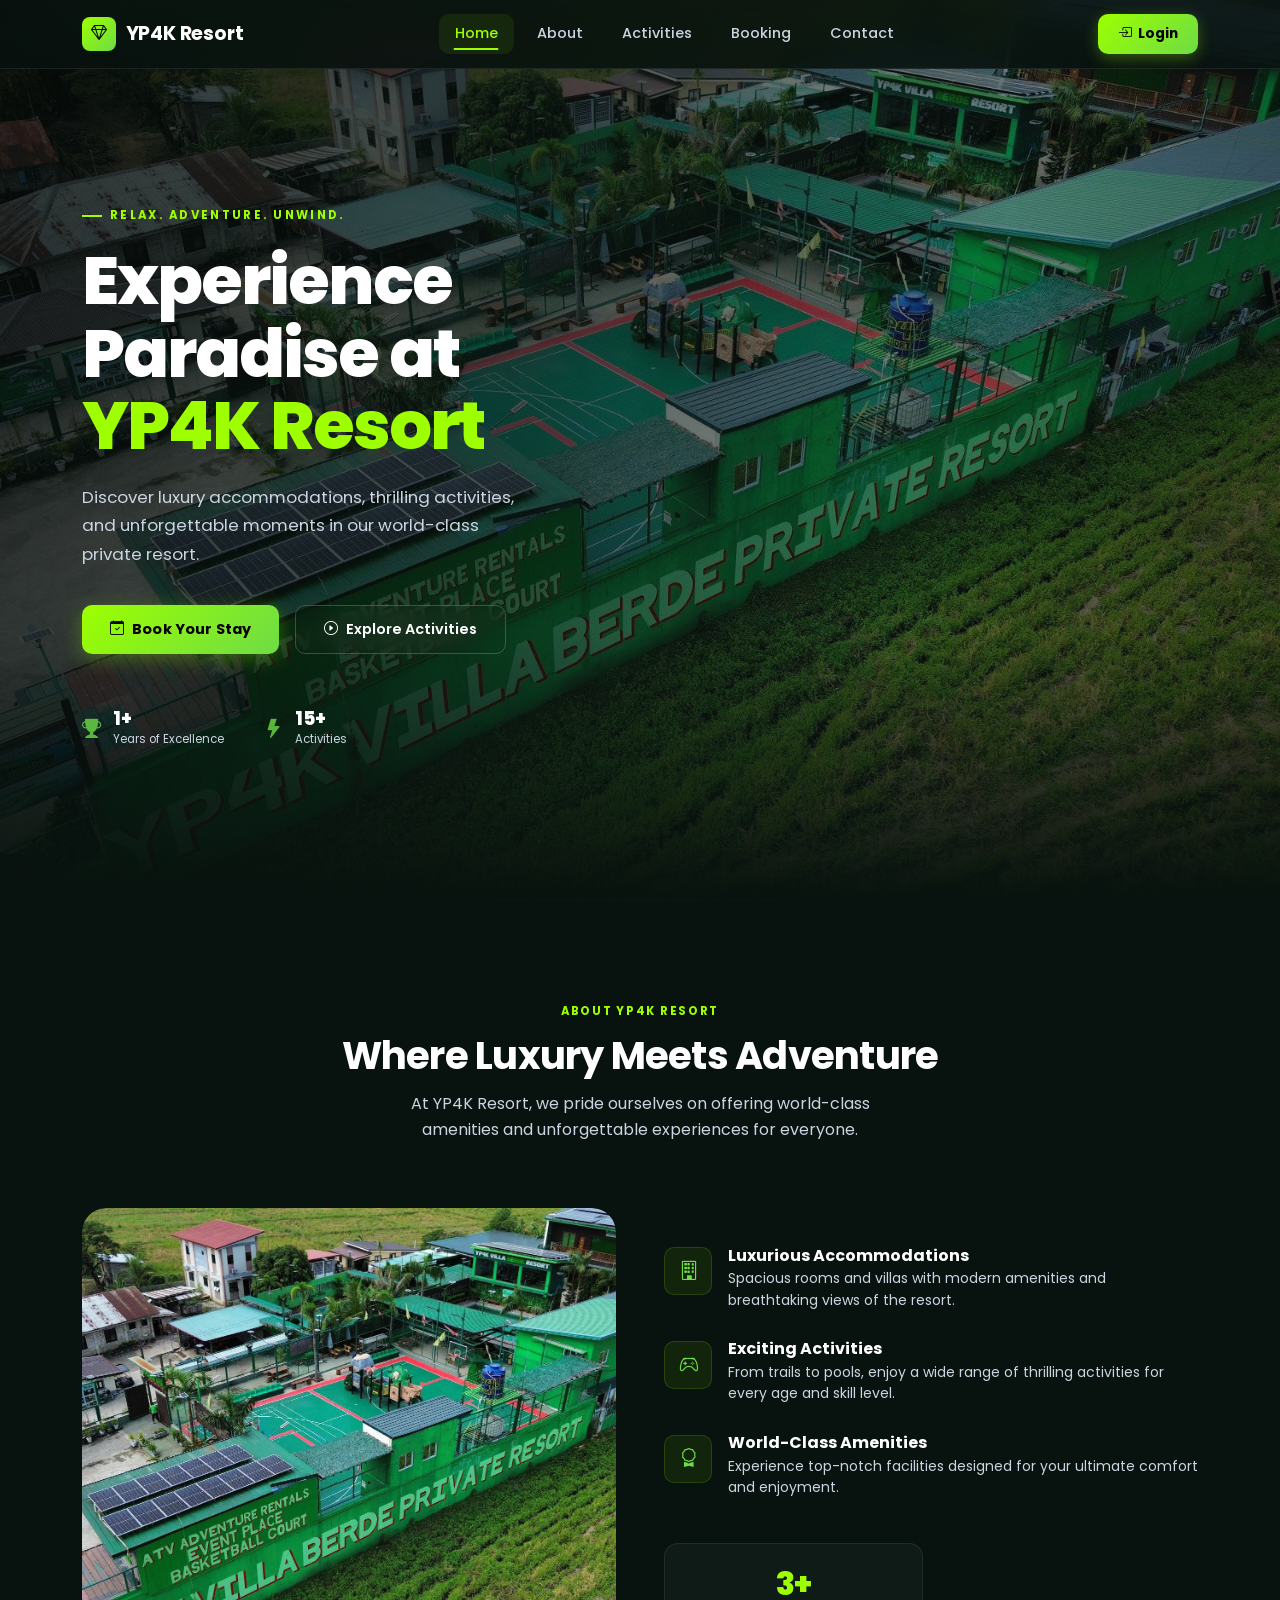
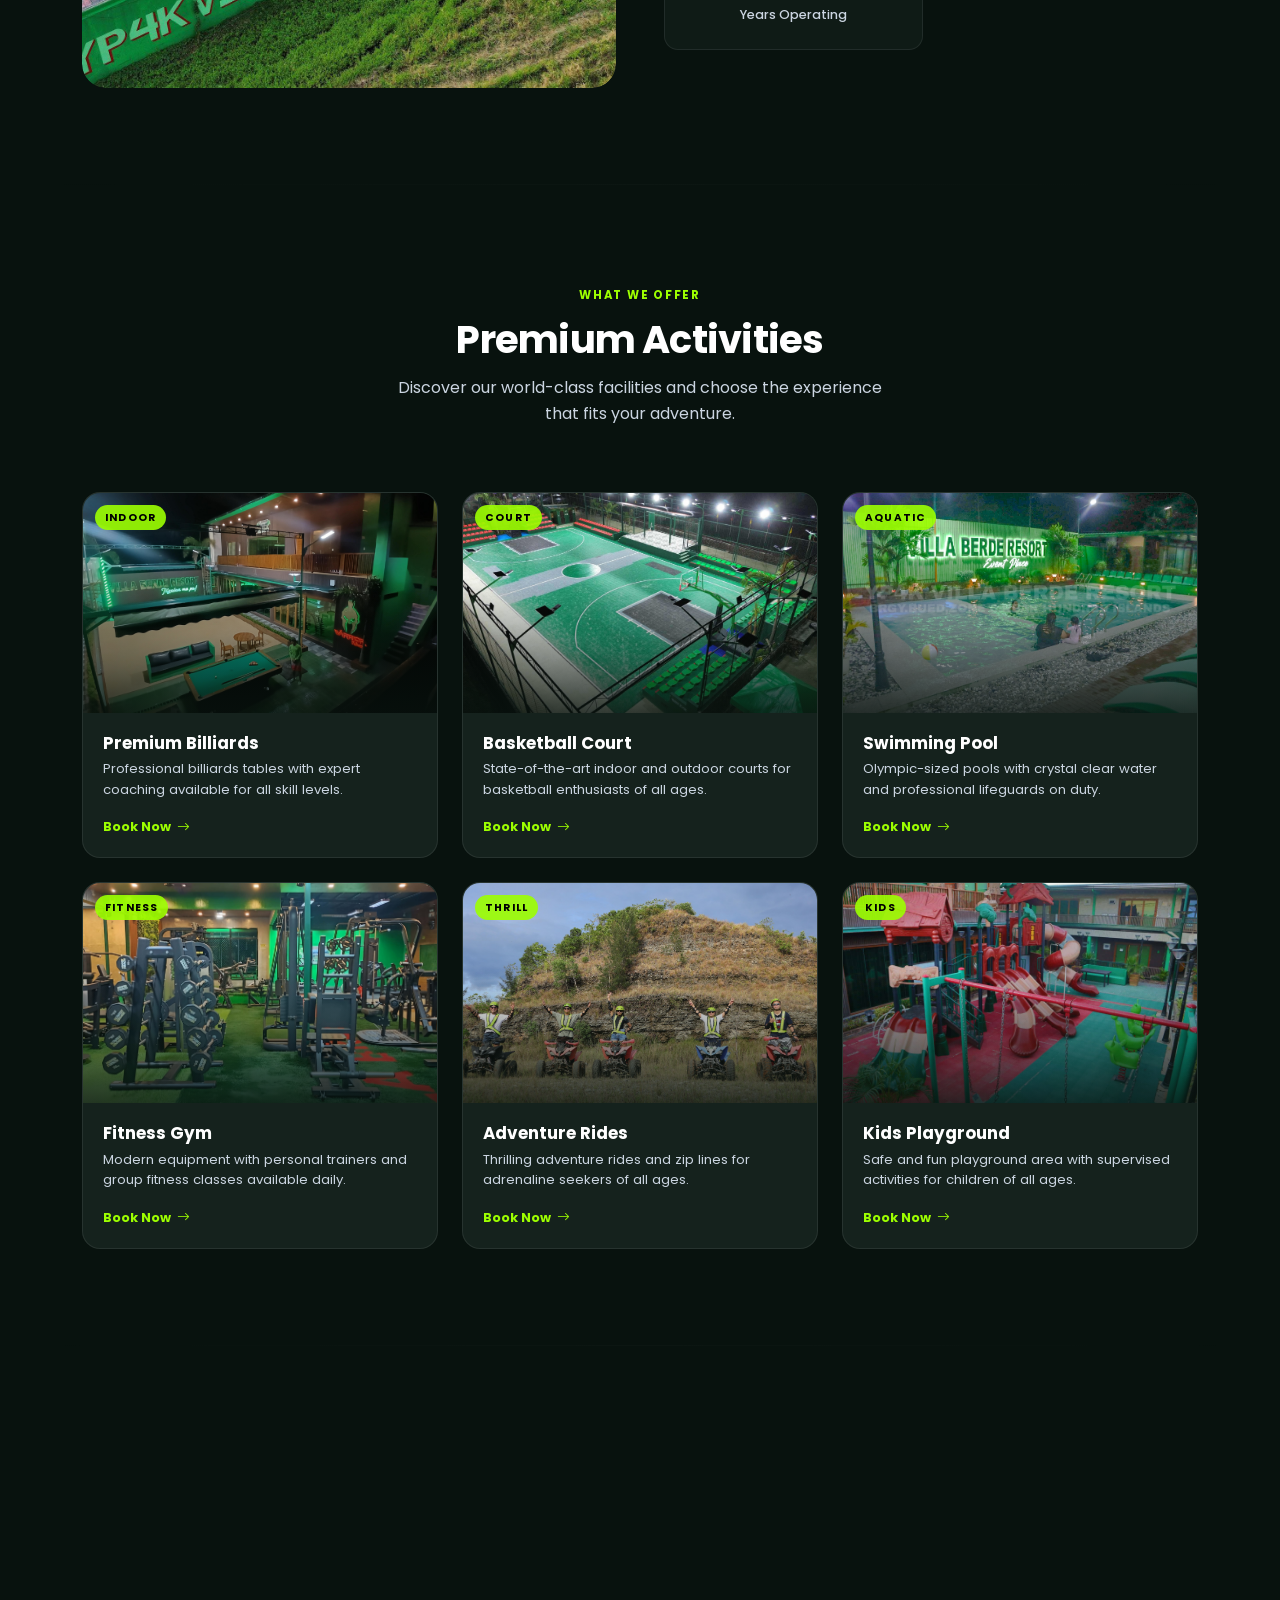
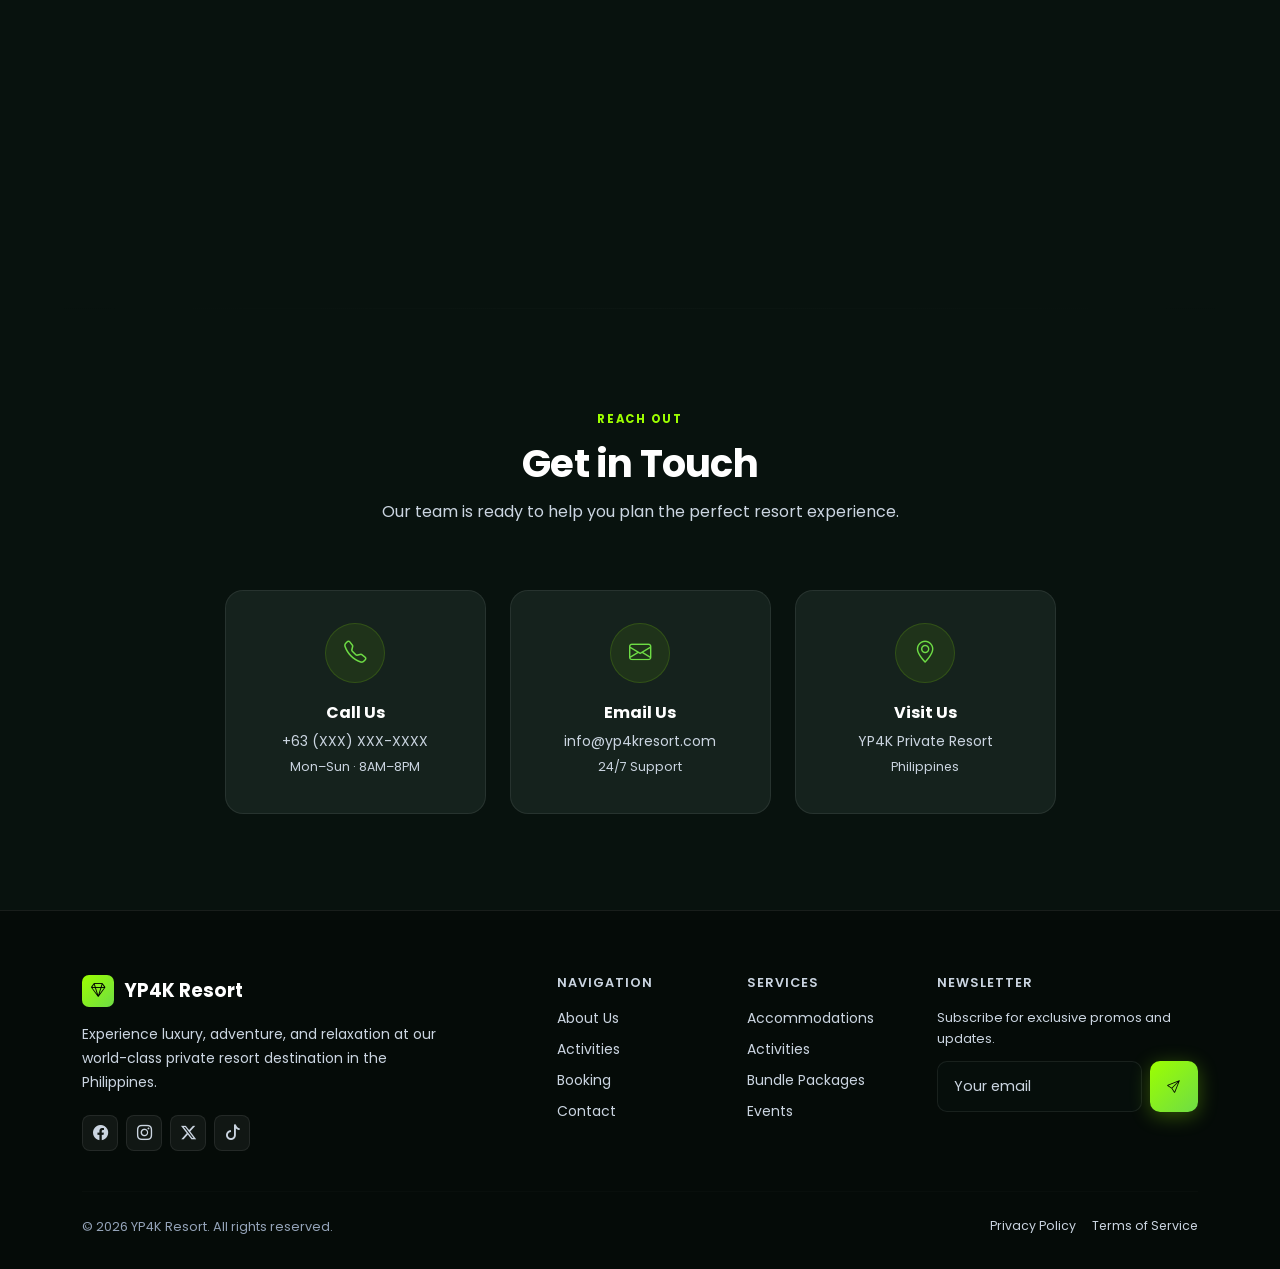
<file: index-new.html>
<!DOCTYPE html>
<html lang="en">

<head>
    <meta charset="UTF-8">
    <meta name="viewport" content="width=device-width, initial-scale=1.0">
    <title>YP4K Resort — Luxury. Adventure. Nature.</title>
    <meta name="description"
        content="Experience world-class luxury accommodations, thrilling activities, and unforgettable moments at YP4K Private Resort.">
    <link href="assets/css/bootstrap.min.css" rel="stylesheet">
    <link rel="stylesheet" href="https://cdn.jsdelivr.net/npm/bootstrap-icons@1.11.0/font/bootstrap-icons.css">
    <link rel="stylesheet" href="css/resort-theme.css">

    <!-- PWA: Manifest & Meta -->
    <link rel="manifest" href="manifest.json">
    <meta name="theme-color" content="#9dff00">
    <meta name="mobile-web-app-capable" content="yes">
    <meta name="apple-mobile-web-app-capable" content="yes">
    <meta name="apple-mobile-web-app-status-bar-style" content="black-translucent">
    <meta name="apple-mobile-web-app-title" content="YP4K Resort">
    <link rel="apple-touch-icon" href="assets/icon-192.png">
    <link rel="icon" type="image/png" sizes="192x192" href="assets/icon-192.png">
    <link rel="icon" type="image/png" sizes="512x512" href="assets/icon-512.png">
    <style>
        /* ═══════════════════════════════════════════════════════
       INDEX PAGE — Additional Styles
    ═══════════════════════════════════════════════════════ */

        /* NAV LOGIN BUTTON */
        .nav-btn-login {
            display: inline-flex;
            align-items: center;
            gap: 0.4rem;
            padding: 0.55rem 1.25rem;
            background: linear-gradient(135deg, var(--accent), var(--accent-2));
            color: #000 !important;
            font-weight: 700;
            font-size: 0.85rem;
            border-radius: var(--radius-sm);
            text-decoration: none;
            transition: var(--t);
            box-shadow: 0 4px 15px rgba(157, 255, 0, 0.3);
            margin-left: 0.5rem;
        }

        /* PWA Install Button — hidden by default, revealed only by beforeinstallprompt */
        #pwaInstallBtn {
            display: none;
        }

        /* Hide install button when running as installed PWA (standalone mode) */
        @media (display-mode: standalone) {
            #pwaInstallBtn {
                display: none !important;
            }
        }

        .nav-btn-login:hover {
            transform: translateY(-2px);
            box-shadow: 0 6px 25px rgba(157, 255, 0, 0.45);
            color: #000 !important;
        }

        /* ── HERO ───────────────────────────────────────────── */
        .hero {
            position: relative;
            min-height: 100vh;
            display: flex;
            align-items: center;
            overflow: hidden;
            padding: 7rem 0 4rem;
        }

        /* Hero Background Slideshow
       ┌────────────────────────────────────────────────────────┐
       │  TO CHANGE HERO IMAGES: Edit the HERO_IMAGES array    │
       │  in the <script> section below. The CSS handles       │
       │  the crossfade automatically.                          │
       └────────────────────────────────────────────────────────┘ */
        .hero-bg-layer {
            position: absolute;
            inset: 0;
            z-index: 0;
            background-size: cover;
            background-position: center;
            background-attachment: fixed;
            opacity: 0;
            transition: opacity 1.8s ease-in-out;
        }

        .hero-bg-layer.active {
            opacity: 1;
        }

        @media (max-width: 768px) {
            .hero-bg-layer {
                background-attachment: scroll;
            }
        }

        /* Dark gradient overlay — pointer-events:none so navbar clicks pass through */
        .hero-overlay {
            position: absolute;
            inset: 0;
            z-index: 1;
            pointer-events: none;
            background: linear-gradient(105deg,
                    rgba(5, 10, 7, 0.82) 0%,
                    rgba(8, 18, 14, 0.7) 40%,
                    rgba(8, 18, 14, 0.45) 70%,
                    rgba(5, 10, 7, 0.6) 100%);
        }

        /* Bottom vignette — decorative only */
        .hero-vignette {
            position: absolute;
            bottom: 0;
            left: 0;
            right: 0;
            height: 30%;
            z-index: 2;
            pointer-events: none;
            background: linear-gradient(to top, var(--bg-primary), transparent);
        }

        .hero-content {
            position: relative;
            z-index: 3;
        }

        /* Hero label */
        .hero-tagline {
            display: inline-flex;
            align-items: center;
            gap: 0.5rem;
            font-size: 0.72rem;
            font-weight: 700;
            letter-spacing: 0.2em;
            text-transform: uppercase;
            color: var(--accent);
            margin-bottom: 1.25rem;
        }

        .hero-tagline::before {
            content: '';
            display: inline-block;
            width: 20px;
            height: 2px;
            background: var(--accent);
        }

        /* Hero headline */
        .hero-headline {
            font-size: clamp(1.75rem, 6.5vw, 4.2rem);
            font-weight: 800;
            line-height: 1.08;
            letter-spacing: -0.03em;
            color: var(--text);
            margin-bottom: 1.25rem;
        }

        .hero-headline .accent-word {
            color: var(--accent);
        }

        .hero-subtitle {
            font-size: 1.05rem;
            color: var(--text-2);
            line-height: 1.7;
            max-width: 460px;
            margin-bottom: 2.25rem;
        }

        /* Hero CTA row */
        .hero-ctas {
            display: flex;
            gap: 1rem;
            flex-wrap: wrap;
            margin-bottom: 3.5rem;
        }

        /* Hero stats row */
        .hero-stats {
            display: flex;
            gap: 2.5rem;
            flex-wrap: wrap;
        }

        .hero-stat {
            display: flex;
            align-items: center;
            gap: 0.75rem;
        }

        .hero-stat-icon {
            color: var(--accent-2);
            font-size: 1.2rem;
            opacity: 0.8;
        }

        .hero-stat-value {
            font-size: 1.15rem;
            font-weight: 800;
            color: var(--text);
            line-height: 1;
        }

        .hero-stat-label {
            font-size: 0.72rem;
            color: var(--text-muted);
            margin-top: 0.1rem;
        }

        /* ── PROMO CARD (Right Column) ─────────────────────── */
        .promo-card {
            background: rgba(10, 20, 15, 0.6);
            backdrop-filter: blur(30px) saturate(180%);
            -webkit-backdrop-filter: blur(30px) saturate(180%);
            border: 1px solid rgba(157, 255, 0, 0.2);
            border-radius: var(--radius-xl);
            padding: 2rem;
            box-shadow: 0 25px 60px rgba(0, 0, 0, 0.5), var(--shadow-glow-lg);
            position: relative;
            overflow: hidden;
            animation: promoFloat 6s ease-in-out infinite;
        }

        @keyframes promoFloat {

            0%,
            100% {
                transform: translateY(0);
            }

            50% {
                transform: translateY(-8px);
            }
        }

        .promo-card::before {
            content: '';
            position: absolute;
            top: -1px;
            left: 20%;
            right: 20%;
            height: 2px;
            background: linear-gradient(90deg, transparent, var(--accent), transparent);
        }

        .promo-card .promo-tag {
            display: flex;
            align-items: center;
            justify-content: space-between;
            margin-bottom: 1.25rem;
        }

        .promo-tag-label {
            font-size: 0.65rem;
            font-weight: 700;
            letter-spacing: 0.18em;
            text-transform: uppercase;
            color: var(--accent);
        }

        .promo-star {
            color: var(--accent);
            font-size: 1.2rem;
            animation: starSpin 8s linear infinite;
        }

        @keyframes starSpin {
            to {
                transform: rotate(360deg);
            }
        }

        .promo-date {
            text-align: center;
            margin-bottom: 0.75rem;
        }

        .promo-day-label {
            font-size: 0.7rem;
            color: var(--text-muted);
            letter-spacing: 0.1em;
            text-transform: uppercase;
            margin-bottom: 0.25rem;
        }

        .promo-day-num {
            font-size: 4.5rem;
            font-weight: 900;
            color: var(--text);
            line-height: 1;
            letter-spacing: -0.05em;
        }

        .promo-event {
            font-size: 0.72rem;
            font-weight: 700;
            letter-spacing: 0.12em;
            text-transform: uppercase;
            color: var(--accent-2);
            text-align: center;
            margin-bottom: 1.5rem;
        }

        .promo-price-block {
            background: rgba(157, 255, 0, 0.07);
            border: 1px solid rgba(157, 255, 0, 0.15);
            border-radius: var(--radius-md);
            padding: 1.25rem;
            text-align: center;
            margin-bottom: 1rem;
        }

        .promo-price {
            font-size: 3rem;
            font-weight: 900;
            color: var(--accent);
            line-height: 1;
            letter-spacing: -0.04em;
        }

        .promo-price-label {
            font-size: 0.7rem;
            font-weight: 700;
            letter-spacing: 0.1em;
            text-transform: uppercase;
            color: var(--text-2);
            margin-top: 0.25rem;
        }

        .promo-cta-text {
            text-align: center;
            font-size: 0.8rem;
            color: var(--text-muted);
        }

        .promo-cta-text span {
            color: var(--accent);
            font-weight: 700;
        }

        /* ── ABOUT SECTION ──────────────────────────────────── */
        .about-img-wrapper {
            position: relative;
            border-radius: var(--radius-xl);
            overflow: hidden;
        }

        .about-img-wrapper img {
            width: 100%;
            height: 480px;
            object-fit: cover;
            border-radius: var(--radius-xl);
            transition: transform 0.6s ease;
        }

        .about-img-wrapper:hover img {
            transform: scale(1.04);
        }

        .about-img-wrapper .play-btn {
            position: absolute;
            inset: 0;
            display: flex;
            align-items: center;
            justify-content: center;
            background: rgba(0, 0, 0, 0.3);
            transition: var(--t);
            border-radius: var(--radius-xl);
            text-decoration: none;
        }

        .about-img-wrapper .play-btn:hover {
            background: rgba(0, 0, 0, 0.15);
        }

        .play-btn-circle {
            width: 72px;
            height: 72px;
            background: rgba(157, 255, 0, 0.95);
            border-radius: 50%;
            display: flex;
            align-items: center;
            justify-content: center;
            font-size: 1.5rem;
            color: #000;
            transition: var(--t);
            box-shadow: 0 0 40px rgba(157, 255, 0, 0.5);
        }

        .play-btn:hover .play-btn-circle {
            transform: scale(1.1);
            box-shadow: 0 0 60px rgba(157, 255, 0, 0.7);
        }

        .about-feature {
            display: flex;
            gap: 1rem;
            margin-bottom: 1.75rem;
            align-items: flex-start;
        }

        .about-feature-icon {
            width: 48px;
            height: 48px;
            flex-shrink: 0;
            background: rgba(157, 255, 0, 0.08);
            border: 1px solid rgba(157, 255, 0, 0.15);
            border-radius: var(--radius-sm);
            display: flex;
            align-items: center;
            justify-content: center;
            font-size: 1.2rem;
            color: var(--accent-2);
            margin-top: 0.1rem;
        }

        .about-feature h5 {
            font-size: 1rem;
            font-weight: 700;
            color: var(--text);
            margin-bottom: 0.2rem;
        }

        .about-feature p {
            font-size: 0.875rem;
            color: var(--text-muted);
            margin: 0;
            line-height: 1.55;
        }

        /* ── ACTIVITIES GRID ─────────────────────────────────── */
        .activity-card {
            background: var(--bg-card);
            border: 1px solid var(--border);
            border-radius: var(--radius-lg);
            overflow: hidden;
            transition: var(--t);
            height: 100%;
            display: flex;
            flex-direction: column;
        }

        .activity-card:hover {
            border-color: rgba(157, 255, 0, 0.2);
            box-shadow: 0 20px 50px rgba(0, 0, 0, 0.5), var(--shadow-glow);
            transform: translateY(-6px);
        }

        .activity-img-wrap {
            position: relative;
            height: 220px;
            overflow: hidden;
        }

        .activity-img-wrap img {
            width: 100%;
            height: 100%;
            object-fit: cover;
            transition: transform 0.6s ease;
        }

        .activity-card:hover .activity-img-wrap img {
            transform: scale(1.07);
        }

        .activity-type-badge {
            position: absolute;
            top: 0.75rem;
            left: 0.75rem;
            background: rgba(157, 255, 0, 0.9);
            color: #000;
            font-size: 0.65rem;
            font-weight: 700;
            letter-spacing: 0.1em;
            text-transform: uppercase;
            padding: 0.25rem 0.65rem;
            border-radius: 100px;
        }

        .activity-img-overlay {
            position: absolute;
            inset: 0;
            background: linear-gradient(to top, rgba(8, 18, 14, 0.8) 0%, transparent 60%);
        }

        .activity-body {
            padding: 1.25rem;
            display: flex;
            flex-direction: column;
            flex: 1;
        }

        .activity-title {
            font-size: 1.05rem;
            font-weight: 700;
            color: var(--text);
            margin-bottom: 0.4rem;
        }

        .activity-desc {
            font-size: 0.825rem;
            color: var(--text-muted);
            line-height: 1.55;
            flex: 1;
            margin-bottom: 1rem;
        }

        .activity-btn {
            display: inline-flex;
            align-items: center;
            gap: 0.4rem;
            font-size: 0.8rem;
            font-weight: 700;
            color: var(--accent) !important;
            text-decoration: none;
            transition: var(--t-fast);
            border: none;
            background: none;
            padding: 0;
        }

        .activity-btn:hover {
            gap: 0.7rem;
            color: var(--accent-2) !important;
        }

        /* ── CTA BAND ────────────────────────────────────────── */
        .cta-band {
            background: linear-gradient(135deg, rgba(21, 34, 29, 0.8), rgba(13, 22, 18, 0.9));
            border: 1px solid var(--border);
            border-radius: var(--radius-2xl);
            padding: 4rem 3rem;
            text-align: center;
            position: relative;
            overflow: hidden;
        }

        .cta-band::before {
            content: '';
            position: absolute;
            top: -1px;
            left: 15%;
            right: 15%;
            height: 2px;
            background: linear-gradient(90deg, transparent, var(--accent), transparent);
        }

        .cta-band::after {
            content: '';
            position: absolute;
            top: 50%;
            left: 50%;
            transform: translate(-50%, -50%);
            width: 400px;
            height: 400px;
            background: radial-gradient(ellipse at center, rgba(157, 255, 0, 0.05) 0%, transparent 70%);
            pointer-events: none;
        }

        .cta-band h2 {
            font-size: clamp(1.8rem, 3.5vw, 2.8rem);
            font-weight: 800;
            color: var(--text);
            letter-spacing: -0.03em;
            margin-bottom: 0.75rem;
        }

        .cta-band p {
            color: var(--text-muted);
            font-size: 1rem;
            margin-bottom: 2rem;
            max-width: 480px;
            margin-left: auto;
            margin-right: auto;
        }

        /* ── CONTACT CARDS ───────────────────────────────────── */
        .contact-card {
            background: var(--bg-card);
            border: 1px solid var(--border);
            border-radius: var(--radius-lg);
            padding: 2rem;
            text-align: center;
            transition: var(--t);
            height: 100%;
        }

        .contact-card:hover {
            border-color: rgba(157, 255, 0, 0.2);
            transform: translateY(-4px);
            box-shadow: var(--shadow-glow);
        }

        .contact-icon {
            width: 60px;
            height: 60px;
            background: rgba(157, 255, 0, 0.08);
            border: 1px solid rgba(157, 255, 0, 0.15);
            border-radius: 50%;
            display: flex;
            align-items: center;
            justify-content: center;
            font-size: 1.4rem;
            color: var(--accent-2);
            margin: 0 auto 1.25rem;
            transition: var(--t);
        }

        .contact-card:hover .contact-icon {
            background: rgba(157, 255, 0, 0.15);
            box-shadow: 0 0 20px rgba(157, 255, 0, 0.2);
            transform: scale(1.05);
        }

        .contact-card h5 {
            font-weight: 700;
            color: var(--text);
            margin-bottom: 0.5rem;
            font-size: 1rem;
        }

        .contact-card p {
            color: var(--text-2);
            font-size: 0.875rem;
            margin-bottom: 0.25rem;
        }

        .contact-card .contact-sub {
            color: var(--text-muted);
            font-size: 0.775rem;
        }

        /* Mobile nav tweaks */
        @media (max-width: 992px) {
            .promo-card {
                margin-top: 2.5rem;
                animation: none;
            }

            .hero {
                min-height: auto;
                padding: 7rem 0 5rem;
            }
        }

        /* ── Small-mobile fixes (≤ 575px) ──────────────────── */
        @media (max-width: 575px) {
            .hero {
                padding: 5.5rem 0 3rem;
            }

            .hero-headline {
                font-size: clamp(1.6rem, 8.5vw, 2.4rem);
            }

            .hero-subtitle {
                font-size: 0.9rem;
                max-width: 100%;
            }

            .hero-stats {
                gap: 1.25rem;
            }

            .hero-stat-value {
                font-size: 0.95rem;
            }

            .hero-stat-label {
                font-size: 0.65rem;
            }

            .hero-ctas {
                gap: 0.6rem;
            }

            .promo-day-num {
                font-size: 3rem;
            }

            .promo-price {
                font-size: 2.2rem;
            }

            .cta-band {
                padding: 2.5rem 1.25rem;
            }
        }
    </style>
</head>

<body>
    <!-- Animated Background System -->
    <div class="resort-bg"></div>
    <div class="particles">
        <div class="particle"></div>
        <div class="particle"></div>
        <div class="particle"></div>
        <div class="particle"></div>
        <div class="particle"></div>
        <div class="particle"></div>
        <div class="particle"></div>
        <div class="particle"></div>
    </div>

    <!-- ══════════════════════════════════════════════════════
     NAVIGATION
══════════════════════════════════════════════════════ -->
    <nav class="resort-nav navbar navbar-expand-lg" id="mainNav">
        <div class="container">
            <a class="navbar-brand" href="#home">
                <div class="brand-icon"><i class="bi bi-gem"></i></div>
                YP4K Resort
            </a>
            <button class="navbar-toggler border-0" type="button" data-bs-toggle="collapse" data-bs-target="#navbarNav"
                style="color: var(--text-muted);">
                <i class="bi bi-list" style="font-size:1.5rem;"></i>
            </button>
            <div class="collapse navbar-collapse" id="navbarNav">
                <ul class="navbar-nav mx-auto gap-1">
                    <li class="nav-item"><a class="nav-link active" href="#home">Home</a></li>
                    <li class="nav-item"><a class="nav-link" href="#about">About</a></li>
                    <li class="nav-item"><a class="nav-link" href="#activities">Activities</a></li>
                    <li class="nav-item"><a class="nav-link" href="#booking">Booking</a></li>
                    <li class="nav-item"><a class="nav-link" href="#contact">Contact</a></li>
                </ul>
                <div class="d-flex align-items-center gap-2 mt-3 mt-lg-0">
                    <!-- PWA Install Button (hidden until browser fires beforeinstallprompt) -->
                    <button id="pwaInstallBtn" class="d-none align-items-center gap-2"
                        style="background: rgba(157,255,0,0.1); border: 1px solid rgba(157,255,0,0.4); color: #9dff00; border-radius: 6px; padding: 0.45rem 1rem; font-size: 0.82rem; font-weight: 600; cursor: pointer; transition: all 0.2s ease; white-space: nowrap;"
                        onmouseover="this.style.background='rgba(157,255,0,0.22)';this.style.boxShadow='0 0 12px rgba(157,255,0,0.3)'"
                        onmouseout="this.style.background='rgba(157,255,0,0.1)';this.style.boxShadow='none'">
                        <i class="bi bi-download me-1"></i> Install App
                    </button>
                    <a href="http://localhost/YP4K_Resort/Authentication/login.php" class="nav-btn-login">
                        <i class="bi bi-box-arrow-in-right"></i>
                        Login
                    </a>
                </div>
            </div>
        </div>
    </nav>

    <!-- ══════════════════════════════════════════════════════
     HERO SECTION
══════════════════════════════════════════════════════ -->
    <section id="home" class="hero">
        <!-- Background Image Layers (controlled by JS below) -->
        <div class="hero-bg-layer" id="heroBg0"></div>
        <div class="hero-bg-layer" id="heroBg1"></div>
        <div class="hero-bg-layer" id="heroBg2"></div>
        <div class="hero-overlay"></div>
        <div class="hero-vignette"></div>

        <div class="container hero-content">
            <div class="row align-items-center g-5">
                <!-- Left: Headline & CTAs -->
                <div class="col-lg-6">
                    <div class="hero-tagline reveal">Relax. Adventure. Unwind.</div>

                    <h1 class="hero-headline reveal reveal-delay-1">
                        Experience<br>
                        Paradise at<br>
                        <span class="accent-word">YP4K Resort</span>
                    </h1>

                    <p class="hero-subtitle reveal reveal-delay-2">
                        Discover luxury accommodations, thrilling activities,
                        and unforgettable moments in our world-class private resort.
                    </p>

                    <div class="hero-ctas reveal reveal-delay-3">
                        <a href="Authentication/login.php" class="btn-resort">
                            <i class="bi bi-calendar-check"></i>
                            Book Your Stay
                        </a>
                        <a href="#activities" class="btn-resort-ghost">
                            <i class="bi bi-play-circle"></i>
                            Explore Activities
                        </a>
                    </div>

                    <!-- Stats -->
                    <div class="hero-stats reveal reveal-delay-4">
                        <div class="hero-stat">
                            <i class="bi bi-trophy-fill hero-stat-icon"></i>
                            <div>
                                <div class="hero-stat-value" data-count="2">0</div>
                                <div class="hero-stat-label">Years of Excellence</div>
                            </div>
                        </div>
                        <div class="hero-stat">
                            <i class="bi bi-lightning-fill hero-stat-icon"></i>
                            <div>
                                <div class="hero-stat-value" data-count="25" data-suffix="+">0</div>
                                <div class="hero-stat-label">Activities</div>
                            </div>
                        </div>
                    </div>
                </div>


            </div>
        </div>
    </section>

    <hr class="section-divider">

    <!-- ══════════════════════════════════════════════════════
     ABOUT SECTION
══════════════════════════════════════════════════════ -->
    <section id="about" class="section-resort">
        <div class="container">
            <div class="section-header">
                <span class="label-green">About YP4K Resort</span>
                <h2>Where Luxury Meets Adventure</h2>
                <p>At YP4K Resort, we pride ourselves on offering world-class amenities and unforgettable experiences
                    for everyone.</p>
            </div>

            <div class="row align-items-center g-5">
                <!-- Image / Video -->
                <div class="col-lg-6 reveal">
                    <div class="about-img-wrapper">
                        <img src="assets/Images/AerialShotOne.jpg" alt="YP4K Resort Aerial View" loading="lazy">
                    </div>
                </div>

                <!-- Features -->
                <div class="col-lg-6 reveal reveal-delay-2">
                    <div class="about-feature">
                        <div class="about-feature-icon"><i class="bi bi-building"></i></div>
                        <div>
                            <h5>Luxurious Accommodations</h5>
                            <p>Spacious rooms and villas with modern amenities and breathtaking views of the resort.</p>
                        </div>
                    </div>
                    <div class="about-feature">
                        <div class="about-feature-icon"><i class="bi bi-controller"></i></div>
                        <div>
                            <h5>Exciting Activities</h5>
                            <p>From trails to pools, enjoy a wide range of thrilling activities for every age and skill
                                level.</p>
                        </div>
                    </div>
                    <div class="about-feature">
                        <div class="about-feature-icon"><i class="bi bi-award"></i></div>
                        <div>
                            <h5>World-Class Amenities</h5>
                            <p>Experience top-notch facilities designed for your ultimate comfort and enjoyment.</p>
                        </div>
                    </div>

                    <!-- Mini stats -->
                    <div class="row g-3 mt-1">
                        <div class="col-6">
                            <div class="stat-card-resort text-center">
                                <div class="stat-value"
                                    style="font-size:2rem;font-weight:800;color:var(--accent);letter-spacing:-0.03em;">
                                    3+</div>
                                <div class="stat-label" style="font-size:0.8rem;color:var(--text-muted);">Years
                                    Operating</div>
                            </div>
                        </div>
                    </div>
                </div>
            </div>
        </div>
    </section>

    <hr class="section-divider">

    <!-- ══════════════════════════════════════════════════════
     ACTIVITIES SECTION
══════════════════════════════════════════════════════ -->
    <section id="activities" class="section-resort">
        <div class="container">
            <div class="section-header">
                <span class="label-green">What We Offer</span>
                <h2>Premium Activities</h2>
                <p>Discover our world-class facilities and choose the experience that fits your adventure.</p>
            </div>

            <div class="row g-4 row-cols-2 row-cols-lg-3">
                <div class="col-md-6 col-lg-4 reveal">
                    <div class="activity-card">
                        <div class="activity-img-wrap">
                            <img src="assets/Images/BilliardsHDreal.jpg" alt="Billiards" loading="lazy">
                            <span class="activity-type-badge">Indoor</span>
                            <div class="activity-img-overlay"></div>
                        </div>
                        <div class="activity-body">
                            <h3 class="activity-title">Premium Billiards</h3>
                            <p class="activity-desc">Professional billiards tables with expert coaching available for
                                all skill levels.</p>
                            <a href="#booking" class="activity-btn">Book Now <i class="bi bi-arrow-right"></i></a>
                        </div>
                    </div>
                </div>
                <div class="col-md-6 col-lg-4 reveal reveal-delay-1">
                    <div class="activity-card">
                        <div class="activity-img-wrap">
                            <img src="assets/Images/BasketballCourt.jpg" alt="Basketball" loading="lazy">
                            <span class="activity-type-badge">Court</span>
                            <div class="activity-img-overlay"></div>
                        </div>
                        <div class="activity-body">
                            <h3 class="activity-title">Basketball Court</h3>
                            <p class="activity-desc">State-of-the-art indoor and outdoor courts for basketball
                                enthusiasts of all ages.</p>
                            <a href="#booking" class="activity-btn">Book Now <i class="bi bi-arrow-right"></i></a>
                        </div>
                    </div>
                </div>
                <div class="col-md-6 col-lg-4 reveal reveal-delay-2">
                    <div class="activity-card">
                        <div class="activity-img-wrap">
                            <img src="assets/Images/Pool.jpg" alt="Swimming Pool" loading="lazy">
                            <span class="activity-type-badge">Aquatic</span>
                            <div class="activity-img-overlay"></div>
                        </div>
                        <div class="activity-body">
                            <h3 class="activity-title">Swimming Pool</h3>
                            <p class="activity-desc">Olympic-sized pools with crystal clear water and professional
                                lifeguards on duty.</p>
                            <a href="#booking" class="activity-btn">Book Now <i class="bi bi-arrow-right"></i></a>
                        </div>
                    </div>
                </div>
                <div class="col-md-6 col-lg-4 reveal reveal-delay-1">
                    <div class="activity-card">
                        <div class="activity-img-wrap">
                            <img src="assets/Images/GYM.jpg" alt="Gym" loading="lazy">
                            <span class="activity-type-badge">Fitness</span>
                            <div class="activity-img-overlay"></div>
                        </div>
                        <div class="activity-body">
                            <h3 class="activity-title">Fitness Gym</h3>
                            <p class="activity-desc">Modern equipment with personal trainers and group fitness classes
                                available daily.</p>
                            <a href="#booking" class="activity-btn">Book Now <i class="bi bi-arrow-right"></i></a>
                        </div>
                    </div>
                </div>
                <div class="col-md-6 col-lg-4 reveal reveal-delay-2">
                    <div class="activity-card">
                        <div class="activity-img-wrap">
                            <img src="assets/Images/ADV.jpg" alt="Adventure" loading="lazy">
                            <span class="activity-type-badge">Thrill</span>
                            <div class="activity-img-overlay"></div>
                        </div>
                        <div class="activity-body">
                            <h3 class="activity-title">Adventure Rides</h3>
                            <p class="activity-desc">Thrilling adventure rides and zip lines for adrenaline seekers of
                                all ages.</p>
                            <a href="#booking" class="activity-btn">Book Now <i class="bi bi-arrow-right"></i></a>
                        </div>
                    </div>
                </div>
                <div class="col-md-6 col-lg-4 reveal reveal-delay-3">
                    <div class="activity-card">
                        <div class="activity-img-wrap">
                            <img src="assets/Images/Playground.jpg" alt="Playground" loading="lazy">
                            <span class="activity-type-badge">Kids</span>
                            <div class="activity-img-overlay"></div>
                        </div>
                        <div class="activity-body">
                            <h3 class="activity-title">Kids Playground</h3>
                            <p class="activity-desc">Safe and fun playground area with supervised activities for
                                children of all ages.</p>
                            <a href="#booking" class="activity-btn">Book Now <i class="bi bi-arrow-right"></i></a>
                        </div>
                    </div>
                </div>
            </div>
        </div>
    </section>

    <hr class="section-divider">

    <section id="booking" class="section-resort">
        <div class="container">
            <div class="cta-band reveal">
                <span class="label-green d-inline-block mb-3">Ready to Visit?</span>
                <h2>Begin Your Resort Experience</h2>
                <p>Reserve your spot today and enjoy world-class amenities, breathtaking views, and unforgettable
                    moments.</p>
                <div class="d-flex gap-3 justify-content-center flex-wrap">
                    <a href="Authentication/login.php" class="btn-resort">
                        <i class="bi bi-calendar-check"></i>
                        Reserve Your Stay
                    </a>
                    <a href="#contact" class="btn-resort-ghost">
                        <i class="bi bi-telephone"></i>
                        Contact Us First
                    </a>
                </div>
            </div>
        </div>
    </section>

    <hr class="section-divider">

    <!-- ══════════════════════════════════════════════════════
     CONTACT SECTION
══════════════════════════════════════════════════════ -->
    <section id="contact" class="section-resort">
        <div class="container">
            <div class="section-header">
                <span class="label-green">Reach Out</span>
                <h2>Get in Touch</h2>
                <p>Our team is ready to help you plan the perfect resort experience.</p>
            </div>

            <div class="row g-4 justify-content-center">
                <div class="col-md-4 col-lg-3 reveal">
                    <div class="contact-card">
                        <div class="contact-icon"><i class="bi bi-telephone"></i></div>
                        <h5>Call Us</h5>
                        <p>+63 (XXX) XXX-XXXX</p>
                        <p class="contact-sub">Mon–Sun · 8AM–8PM</p>
                    </div>
                </div>
                <div class="col-md-4 col-lg-3 reveal reveal-delay-1">
                    <div class="contact-card">
                        <div class="contact-icon"><i class="bi bi-envelope"></i></div>
                        <h5>Email Us</h5>
                        <p>info@yp4kresort.com</p>
                        <p class="contact-sub">24/7 Support</p>
                    </div>
                </div>
                <div class="col-md-4 col-lg-3 reveal reveal-delay-2">
                    <div class="contact-card">
                        <div class="contact-icon"><i class="bi bi-geo-alt"></i></div>
                        <h5>Visit Us</h5>
                        <p>YP4K Private Resort</p>
                        <p class="contact-sub">Philippines</p>
                    </div>
                </div>
            </div>
        </div>
    </section>

    <!-- ══════════════════════════════════════════════════════
     FOOTER
══════════════════════════════════════════════════════ -->
    <footer class="footer-resort">
        <div class="container">
            <div class="row g-4">
                <div class="col-lg-4">
                    <div class="footer-brand">
                        <div class="brand-icon"><i class="bi bi-gem"></i></div>
                        YP4K Resort
                    </div>
                    <p style="color:var(--text-muted);font-size:0.875rem;margin-bottom:1.25rem;line-height:1.7;">
                        Experience luxury, adventure, and relaxation at our world-class private resort destination in
                        the Philippines.
                    </p>
                    <div class="d-flex gap-2">
                        <a href="#" class="social-link"><i class="bi bi-facebook"></i></a>
                        <a href="#" class="social-link"><i class="bi bi-instagram"></i></a>
                        <a href="#" class="social-link"><i class="bi bi-twitter-x"></i></a>
                        <a href="#" class="social-link"><i class="bi bi-tiktok"></i></a>
                    </div>
                </div>

                <div class="col-6 col-lg-2 offset-lg-1">
                    <h6>Navigation</h6>
                    <div class="d-flex flex-column gap-2">
                        <a href="#about" class="footer-link">About Us</a>
                        <a href="#activities" class="footer-link">Activities</a>
                        <a href="#booking" class="footer-link">Booking</a>
                        <a href="#contact" class="footer-link">Contact</a>
                    </div>
                </div>

                <div class="col-6 col-lg-2">
                    <h6>Services</h6>
                    <div class="d-flex flex-column gap-2">
                        <a href="Authentication/login.php" class="footer-link">Accommodations</a>
                        <a href="Authentication/login.php" class="footer-link">Activities</a>
                        <a href="Authentication/login.php" class="footer-link">Bundle Packages</a>
                        <a href="Authentication/login.php" class="footer-link">Events</a>
                    </div>
                </div>

                <div class="col-lg-3">
                    <h6>Newsletter</h6>
                    <p style="color:var(--text-muted);font-size:0.8rem;margin-bottom:0.75rem;">Subscribe for exclusive
                        promos and updates.</p>
                    <div class="d-flex gap-2">
                        <input type="email" class="input-resort" placeholder="Your email"
                            style="border-radius:var(--radius-sm);">
                        <button class="btn-resort btn-resort-sm" type="button" style="flex-shrink:0;">
                            <i class="bi bi-send"></i>
                        </button>
                    </div>
                </div>
            </div>

            <hr class="footer-divider">
            <div class="d-flex justify-content-between align-items-center flex-wrap gap-2">
                <p style="color:var(--text-dim);font-size:0.8rem;margin:0;">
                    &copy; 2026 YP4K Resort. All rights reserved.
                </p>
                <div class="d-flex gap-3">
                    <a href="#" class="footer-link" style="font-size:0.775rem;">Privacy Policy</a>
                    <a href="#" class="footer-link" style="font-size:0.775rem;">Terms of Service</a>
                </div>
            </div>
        </div>
    </footer>

    <script src="assets/js/bootstrap.bundle.min.js"></script>
    <script>
        /* ═══════════════════════════════════════════════════════════════
           HERO IMAGE SLIDESHOW
           ┌─────────────────────────────────────────────────────────┐
           │ TO CHANGE IMAGES: Edit the paths in HERO_IMAGES below.  │
           │ You can add or remove entries — the slideshow adjusts   │
           │ automatically. Use any path relative to this file.      │
           └─────────────────────────────────────────────────────────┘
        ═══════════════════════════════════════════════════════════════ */
        const HERO_IMAGES = [
            'assets/Images/AerialShotOne.jpg',      // Image 1 — Edit path here
            'assets/Images/Aerial Shot Two.jpg',    // Image 2 — Edit path here
            'assets/Images/ArialShot Three.jpg',    // Image 3 — Edit path here
        ];
        const HERO_INTERVAL_MS = 6000; // Time per image in milliseconds (6 seconds)

        (function initHeroSlideshow() {
            const layers = [
                document.getElementById('heroBg0'),
                document.getElementById('heroBg1'),
                document.getElementById('heroBg2'),
            ];

            // Pre-load images & assign
            HERO_IMAGES.forEach((src, i) => {
                if (layers[i]) {
                    layers[i].style.backgroundImage = `url('${src}')`;
                }
            });

            let current = 0;
            if (layers[0]) layers[0].classList.add('active');

            setInterval(() => {
                layers[current].classList.remove('active');
                current = (current + 1) % Math.min(HERO_IMAGES.length, layers.length);
                layers[current].classList.add('active');
            }, HERO_INTERVAL_MS);
        })();

        /* ═══ NAVBAR SCROLL EFFECT ═════════════════════════════════════ */
        const nav = document.getElementById('mainNav');
        window.addEventListener('scroll', () => {
            nav.classList.toggle('scrolled', window.scrollY > 60);
        });

        /* ═══ ACTIVE NAV LINK ON SCROLL ═══════════════════════════════ */
        const sections = document.querySelectorAll('section[id]');
        const navLinks = document.querySelectorAll('.resort-nav .nav-link');

        window.addEventListener('scroll', () => {
            let current = '';
            sections.forEach(s => {
                if (window.scrollY >= s.offsetTop - 200) current = s.id;
            });
            navLinks.forEach(l => {
                l.classList.toggle('active', l.getAttribute('href') === '#' + current);
            });
        }, { passive: true });

        /* ═══ SMOOTH SCROLL ════════════════════════════════════════════ */
        document.querySelectorAll('a[href^="#"]').forEach(a => {
            const href = a.getAttribute('href');
            if (!href || href === '#') return; // skip bare '#' links
            a.addEventListener('click', e => {
                try {
                    const target = document.querySelector(href);
                    if (target) {
                        e.preventDefault();
                        target.scrollIntoView({ behavior: 'smooth', block: 'start' });
                    }
                } catch (err) { /* invalid selector, do nothing */ }
            });
        });

        /* ═══ SCROLL REVEAL ════════════════════════════════════════════ */
        const revealObserver = new IntersectionObserver((entries) => {
            entries.forEach(entry => {
                if (entry.isIntersecting) {
                    entry.target.classList.add('visible');
                    revealObserver.unobserve(entry.target);
                }
            });
        }, { threshold: 0.1, rootMargin: '0px 0px -60px 0px' });

        document.querySelectorAll('.reveal').forEach(el => revealObserver.observe(el));

        /* ═══ COUNTER ANIMATION (Hero Stats) ══════════════════════════ */
        const counters = document.querySelectorAll('[data-count]');
        let countersStarted = false;

        const counterObserver = new IntersectionObserver((entries) => {
            entries.forEach(entry => {
                if (entry.isIntersecting && !countersStarted) {
                    countersStarted = true;
                    counters.forEach(counter => {
                        const target = parseFloat(counter.dataset.count);
                        const suffix = counter.dataset.suffix || '+';
                        const isDecimal = counter.dataset.decimal === 'true';
                        const duration = 1800;
                        const step = target / (duration / 16);
                        let current = 0;

                        const update = () => {
                            current = Math.min(current + step, target);
                            counter.textContent = isDecimal
                                ? current.toFixed(1) + suffix
                                : Math.floor(current) + suffix;
                            if (current < target) requestAnimationFrame(update);
                        };
                        update();
                    });
                }
            });
        }, { threshold: 0.5 });

        if (counters.length) counterObserver.observe(counters[0].closest('.hero-stats'));

        /* ═══ ADMIN KEYBOARD SHORTCUT ═════════════════════════════════ */
        document.addEventListener('keydown', e => {
            if (e.ctrlKey && e.shiftKey && (e.key === 'l' || e.key === 'L')) {
                e.preventDefault();
                window.location.href = 'Authentication/admin-login.php';
            }
        });
    </script>

    <!-- ═══ PWA: Service Worker + Install Prompt ═══════════════════════ -->
    <script>
        // ── Service Worker Registration ───────────────────────────────────
        if ('serviceWorker' in navigator) {
            window.addEventListener('load', () => {
                navigator.serviceWorker.register('./sw.js')
                    .then(reg => console.log('[PWA] Service Worker registered:', reg.scope))
                    .catch(err => console.warn('[PWA] SW registration failed:', err));
            });
        }

        // ── Install Button State Machine ─────────────────────────────────
        let deferredInstallPrompt = null;
        const installBtn = document.getElementById('pwaInstallBtn');

        // Detect if running as standalone installed app
        const isStandalone = window.matchMedia('(display-mode: standalone)').matches
            || window.navigator.standalone === true;

        // Early exit: inside the installed PWA — button must stay hidden
        if (isStandalone) {
            if (installBtn) installBtn.style.display = 'none';
        } else {

            // Persist install state across browser cooldown gaps
            let isInstalledLocally = localStorage.getItem('pwa_installed') === 'true';

            function setButtonState(state) {
                installBtn.classList.remove('d-none');
                installBtn.style.display = 'inline-flex';
                switch (state) {
                    case 'can-install':
                        installBtn.innerHTML = '<i class="bi bi-download me-1"></i> Install App';
                        installBtn.style.opacity = '1';
                        installBtn.style.cursor = 'pointer';
                        installBtn.title = 'Install YP4K Resort as an app on your device';
                        break;
                    case 'installed':
                        installBtn.innerHTML = '<i class="bi bi-check-circle me-1"></i> Already Installed';
                        installBtn.style.opacity = '0.75';
                        installBtn.style.cursor = 'default';
                        installBtn.title = 'YP4K Resort is already installed on your device';
                        break;
                    case 'standalone':
                        installBtn.style.display = 'none';
                        break;
                    case 'unavailable':
                    default:
                        installBtn.innerHTML = '<i class="bi bi-download me-1"></i> Install App';
                        installBtn.style.opacity = '0.65';
                        installBtn.style.cursor = 'pointer';
                        installBtn.title = 'Click for installation instructions';
                        break;
                }
            }

            // Set initial state on load
            window.addEventListener('DOMContentLoaded', () => {
                if (isStandalone) {
                    setButtonState('standalone');
                } else if (isInstalledLocally) {
                    setButtonState('installed');
                }
                // Otherwise: stay hidden — browser will fire beforeinstallprompt when ready
            });

            // Browser fires this when the app becomes installable (or after cooldown ends)
            window.addEventListener('beforeinstallprompt', e => {
                e.preventDefault();
                deferredInstallPrompt = e;
                // If browser is offering install again, it means app was uninstalled
                localStorage.removeItem('pwa_installed');
                isInstalledLocally = false;
                setButtonState('can-install');
                installBtn.animate(
                    [{ opacity: 0, transform: 'translateY(-6px)' }, { opacity: 1, transform: 'translateY(0)' }],
                    { duration: 350, easing: 'ease-out', fill: 'forwards' }
                );
            });

            // Handle button click based on current state
            installBtn.addEventListener('click', async () => {
                if (deferredInstallPrompt) {
                    // Prompt is ready — trigger native install
                    deferredInstallPrompt.prompt();
                    const { outcome } = await deferredInstallPrompt.userChoice;
                    if (outcome === 'accepted') {
                        localStorage.setItem('pwa_installed', 'true');
                        deferredInstallPrompt = null;
                        setButtonState('installed');
                    }
                } else if (isInstalledLocally || isStandalone) {
                    // Already installed
                    showInstallToast('\u2713 YP4K Resort is already installed on your device!', 'success');
                } else {
                    // Browser cooldown or unsupported — give manual instructions
                    showInstallToast(
                        '\uD83D\uDCF2 To install: open your browser menu (\u22EE) and select "Install App" or "Add to Home Screen".',
                        'info'
                    );
                }
            });

            // Fired by the browser after a successful install
            window.addEventListener('appinstalled', () => {
                localStorage.setItem('pwa_installed', 'true');
                isInstalledLocally = true;
                deferredInstallPrompt = null;
                setButtonState('installed');
                showInstallToast('🎉 YP4K Resort installed! Find it on your home screen or Start menu.', 'success');
            });

        } // end: else (not standalone)

        // ── Toast Notification ───────────────────────────────────────────
        function showInstallToast(message, type) {
            const existing = document.getElementById('pwaToast');
            if (existing) existing.remove();
            const colors = {
                success: { bg: 'rgba(157,255,0,0.12)', border: 'rgba(157,255,0,0.5)', text: '#9dff00' },
                info: { bg: 'rgba(0,212,255,0.12)', border: 'rgba(0,212,255,0.4)', text: '#00d4ff' }
            };
            const c = colors[type] || colors.info;
            const toast = document.createElement('div');
            toast.id = 'pwaToast';
            toast.style.cssText = `
                position: fixed; bottom: 24px; left: 50%; transform: translateX(-50%) translateY(20px);
                background: ${c.bg}; border: 1px solid ${c.border}; color: ${c.text};
                padding: 0.85rem 1.5rem; border-radius: 10px; font-size: 0.88rem; font-weight: 500;
                backdrop-filter: blur(16px); z-index: 9999; max-width: 90vw; text-align: center;
                box-shadow: 0 8px 32px rgba(0,0,0,0.4); opacity: 0; transition: all 0.35s ease;
            `;
            toast.textContent = message;
            document.body.appendChild(toast);
            requestAnimationFrame(() => {
                toast.style.opacity = '1';
                toast.style.transform = 'translateX(-50%) translateY(0)';
            });
            setTimeout(() => {
                toast.style.opacity = '0';
                toast.style.transform = 'translateX(-50%) translateY(10px)';
                setTimeout(() => toast.remove(), 400);
            }, 4500);
        }
    </script>
</body>

</html>
</file>
<file: css/resort-theme.css>
/* ═══════════════════════════════════════════════════════════════════
   YP4K RESORT — Global Design System
   resort-theme.css  |  Import this on EVERY page of the system
═══════════════════════════════════════════════════════════════════ */

/* Google Fonts — Poppins */
@import url('https://fonts.googleapis.com/css2?family=Poppins:wght@300;400;500;600;700;800;900&display=swap');

/* ─── 1. DESIGN TOKENS ──────────────────────────────────────────── */
:root {
  /* Backgrounds */
  --bg-primary:    #08120E;
  --bg-secondary:  #101B17;
  --bg-card:       #15221D;
  --bg-card-2:     #1A2B22;
  --bg-elevated:   #1E3028;
  --nav-bg:        rgba(9, 18, 15, 0.88);

  /* Green Accents */
  --accent:        #9DFF00;
  --accent-2:      #6EDC45;
  --accent-3:      #4BBF2E;
  --accent-dim:    rgba(157, 255, 0, 0.5);
  --glow:          rgba(157, 255, 0, 0.18);
  --glow-sm:       rgba(157, 255, 0, 0.08);
  --glow-lg:       rgba(157, 255, 0, 0.25);

  /* Text */
  --text:          #FFFFFF;
  --text-2:        #cbd5e1;
  --text-muted:    #cbd5e1;
  --text-dim:      #94a3b8;

  /* Status */
  --success:       #27C46A;
  --warning:       #F7B731;
  --error:         #FF5A5F;
  --info:          #B8C4BE;  /* Neutral warm-white — no blue/cyan */

  /* Borders */
  --border:        rgba(255, 255, 255, 0.08);
  --border-2:      rgba(255, 255, 255, 0.04);
  --border-accent: rgba(157, 255, 0, 0.3);
  --border-hover:  rgba(157, 255, 0, 0.5);

  /* Shadows */
  --shadow-sm:     0 1px 4px rgba(0,0,0,0.5);
  --shadow-md:     0 4px 20px rgba(0,0,0,0.55);
  --shadow-lg:     0 10px 40px rgba(0,0,0,0.65);
  --shadow-xl:     0 20px 60px rgba(0,0,0,0.7);
  --shadow-glow:   0 0 30px rgba(157, 255, 0, 0.12);
  --shadow-glow-lg:0 0 60px rgba(157, 255, 0, 0.2);

  /* Border Radii */
  --radius-xs:  6px;
  --radius-sm:  10px;
  --radius-md:  14px;
  --radius-lg:  18px;
  --radius-xl:  24px;
  --radius-2xl: 32px;

  /* Transitions */
  --t:      all 0.3s cubic-bezier(0.4, 0, 0.2, 1);
  --t-fast: all 0.15s ease;
  --t-slow: all 0.5s cubic-bezier(0.4, 0, 0.2, 1);

  /* Typography */
  --font:      'Poppins', -apple-system, BlinkMacSystemFont, sans-serif;
}

/* ─── 2. RESET & BASE ───────────────────────────────────────────── */
*, *::before, *::after {
  margin: 0; padding: 0; box-sizing: border-box;
}

html { scroll-behavior: smooth; overflow-x: hidden; }

body {
  font-family: var(--font);
  background-color: var(--bg-primary);
  color: var(--text);
  min-height: 100vh;
  line-height: 1.65;
  overflow-x: hidden;
  -webkit-font-smoothing: antialiased;
}

/* ─── 3. ANIMATED BACKGROUND SYSTEM ────────────────────────────── */
.resort-bg {
  position: fixed;
  inset: 0;
  z-index: -1;
  background: var(--bg-primary);
  overflow: hidden;
}

/* Layer 1: Animated gradient drift */
.resort-bg::before {
  content: '';
  position: absolute;
  inset: -50%;
  background: radial-gradient(
    ellipse 80% 60% at 20% 30%,
    rgba(13, 28, 18, 0.9) 0%,
    transparent 70%
  ),
  radial-gradient(
    ellipse 60% 80% at 80% 70%,
    rgba(10, 22, 14, 0.8) 0%,
    transparent 70%
  );
  animation: bgDrift 30s ease-in-out infinite alternate;
}

/* Layer 2: Radial green glow at center */
.resort-bg::after {
  content: '';
  position: absolute;
  top: 35%;
  left: 50%;
  transform: translate(-50%, -50%);
  width: 70vw;
  height: 50vh;
  background: radial-gradient(
    ellipse at center,
    rgba(157, 255, 0, 0.045) 0%,
    transparent 70%
  );
  animation: glowPulse 8s ease-in-out infinite;
}

@keyframes bgDrift {
  0%   { transform: translate(0, 0) scale(1); }
  33%  { transform: translate(2%, 1%) scale(1.02); }
  66%  { transform: translate(-1%, 2%) scale(0.99); }
  100% { transform: translate(1%, -1%) scale(1.01); }
}

@keyframes glowPulse {
  0%, 100% { opacity: 0.7; transform: translate(-50%,-50%) scale(1); }
  50%       { opacity: 1;   transform: translate(-50%,-50%) scale(1.1); }
}

/* ─── 4. CSS FLOATING PARTICLES ────────────────────────────────── */
.particles {
  position: fixed;
  inset: 0;
  z-index: 0;
  pointer-events: none;
  overflow: hidden;
}

.particle {
  position: absolute;
  border-radius: 50%;
  background: var(--accent);
  opacity: 0;
  animation: particleDrift linear infinite;
}

/* 8 particles with varied sizes, positions, speeds */
.particle:nth-child(1)  { width:3px; height:3px; left:10%; top:20%; animation-duration:45s; animation-delay:0s;   opacity:0.06; }
.particle:nth-child(2)  { width:2px; height:2px; left:25%; top:60%; animation-duration:55s; animation-delay:-10s;  opacity:0.05; }
.particle:nth-child(3)  { width:4px; height:4px; left:50%; top:15%; animation-duration:40s; animation-delay:-5s;   opacity:0.07; }
.particle:nth-child(4)  { width:2px; height:2px; left:70%; top:40%; animation-duration:60s; animation-delay:-20s;  opacity:0.05; }
.particle:nth-child(5)  { width:3px; height:3px; left:85%; top:70%; animation-duration:50s; animation-delay:-15s;  opacity:0.06; }
.particle:nth-child(6)  { width:2px; height:2px; left:40%; top:80%; animation-duration:48s; animation-delay:-8s;   opacity:0.05; }
.particle:nth-child(7)  { width:5px; height:5px; left:15%; top:85%; animation-duration:65s; animation-delay:-25s;  opacity:0.04; }
.particle:nth-child(8)  { width:2px; height:2px; left:90%; top:10%; animation-duration:42s; animation-delay:-3s;   opacity:0.07; }

@keyframes particleDrift {
  0%   { transform: translateY(0) translateX(0); opacity: inherit; }
  25%  { transform: translateY(-30px) translateX(15px); }
  50%  { transform: translateY(-15px) translateX(-10px); }
  75%  { transform: translateY(-45px) translateX(20px); }
  100% { transform: translateY(-80px) translateX(5px); opacity: 0; }
}

/* ─── 5. GLASSMORPHISM NAVBAR ───────────────────────────────────── */
.resort-nav {
  position: fixed;
  top: 0; left: 0; right: 0;
  z-index: 1000;
  background: var(--nav-bg);
  backdrop-filter: blur(20px) saturate(180%);
  -webkit-backdrop-filter: blur(20px) saturate(180%);
  border-bottom: 1px solid var(--border);
  padding: 0.75rem 0;
  transition: var(--t);
}

.resort-nav.scrolled {
  background: rgba(7, 15, 11, 0.96);
  box-shadow: 0 4px 30px rgba(0,0,0,0.5);
}

.resort-nav .navbar-brand {
  display: flex;
  align-items: center;
  gap: 0.6rem;
  font-weight: 700;
  font-size: 1.2rem;
  color: var(--text) !important;
  text-decoration: none;
  letter-spacing: -0.01em;
}

.resort-nav .navbar-brand .brand-icon {
  width: 34px; height: 34px;
  background: linear-gradient(135deg, var(--accent), var(--accent-2));
  border-radius: 8px;
  display: flex; align-items: center; justify-content: center;
  font-size: 1rem;
  color: #000;
  flex-shrink: 0;
}

.resort-nav .nav-link {
  color: var(--text-2) !important;
  font-weight: 500;
  font-size: 0.9rem;
  padding: 0.5rem 1rem !important;
  border-radius: var(--radius-sm);
  transition: var(--t);
  position: relative;
  margin: 0 0.1rem;
}

.resort-nav .nav-link::after {
  content: '';
  position: absolute;
  bottom: 4px; left: 50%;
  width: 0; height: 2px;
  background: var(--accent);
  border-radius: 2px;
  transform: translateX(-50%);
  transition: width 0.3s ease;
}

.resort-nav .nav-link:hover {
  color: var(--text) !important;
  background: rgba(157, 255, 0, 0.06);
}

.resort-nav .nav-link:hover::after,
.resort-nav .nav-link.active::after {
  width: 60%;
}

/* ── Mobile: indicator must not overflow the collapsed stacked links ── */
@media (max-width: 991.98px) {
  .resort-nav .nav-link::after {
    left: 1rem;
    transform: none;
  }
  .resort-nav .nav-link:hover::after,
  .resort-nav .nav-link.active::after {
    width: 2rem;
  }
}

.resort-nav .nav-link.active {
  color: var(--accent) !important;
  background: rgba(157, 255, 0, 0.08);
}

/* ─── 6. BUTTONS ────────────────────────────────────────────────── */

/* Primary — Green gradient */
.btn-resort {
  display: inline-flex;
  align-items: center;
  gap: 0.5rem;
  padding: 0.75rem 1.75rem;
  background: linear-gradient(135deg, var(--accent), var(--accent-2));
  color: #000 !important;
  font-family: var(--font);
  font-weight: 700;
  font-size: 0.9rem;
  border: none;
  border-radius: var(--radius-sm);
  cursor: pointer;
  text-decoration: none;
  transition: var(--t);
  box-shadow: 0 4px 20px rgba(157, 255, 0, 0.3);
  letter-spacing: 0.01em;
  white-space: nowrap;
}

.btn-resort:hover {
  transform: translateY(-4px) scale(1.03);
  box-shadow: 0 8px 35px rgba(157, 255, 0, 0.45);
  color: #000 !important;
}

.btn-resort:active {
  transform: translateY(-1px) scale(0.98);
}

/* Ghost — Transparent with green border */
.btn-resort-ghost {
  display: inline-flex;
  align-items: center;
  gap: 0.5rem;
  padding: 0.75rem 1.75rem;
  background: transparent;
  color: var(--text) !important;
  font-family: var(--font);
  font-weight: 600;
  font-size: 0.9rem;
  border: 1px solid rgba(255, 255, 255, 0.2);
  border-radius: var(--radius-sm);
  cursor: pointer;
  text-decoration: none;
  transition: var(--t);
  backdrop-filter: blur(10px);
  white-space: nowrap;
}

.btn-resort-ghost:hover {
  border-color: var(--accent);
  color: var(--accent) !important;
  background: rgba(157, 255, 0, 0.06);
  transform: translateY(-3px);
  box-shadow: 0 6px 25px rgba(157, 255, 0, 0.15);
}

/* Danger */
.btn-resort-danger {
  display: inline-flex;
  align-items: center;
  gap: 0.5rem;
  padding: 0.6rem 1.25rem;
  background: rgba(255, 90, 95, 0.12);
  color: var(--error) !important;
  font-family: var(--font);
  font-weight: 600;
  font-size: 0.875rem;
  border: 1px solid rgba(255, 90, 95, 0.25);
  border-radius: var(--radius-sm);
  cursor: pointer;
  text-decoration: none;
  transition: var(--t);
}

.btn-resort-danger:hover {
  background: rgba(255, 90, 95, 0.2);
  border-color: var(--error);
  transform: translateY(-2px);
}

/* Small variant */
.btn-resort-sm {
  padding: 0.5rem 1.1rem;
  font-size: 0.8rem;
}

/* ─── 7. GLASS CARDS ────────────────────────────────────────────── */
.glass-card {
  background: rgba(21, 34, 29, 0.7);
  backdrop-filter: blur(20px) saturate(150%);
  -webkit-backdrop-filter: blur(20px) saturate(150%);
  border: 1px solid var(--border);
  border-radius: var(--radius-lg);
  transition: var(--t);
}

.glass-card:hover {
  border-color: rgba(157, 255, 0, 0.15);
  box-shadow: var(--shadow-glow);
  transform: translateY(-4px);
}

.glass-card-static {
  background: rgba(21, 34, 29, 0.7);
  backdrop-filter: blur(20px) saturate(150%);
  -webkit-backdrop-filter: blur(20px) saturate(150%);
  border: 1px solid var(--border);
  border-radius: var(--radius-lg);
}

/* ─── 8. FORM ELEMENTS ──────────────────────────────────────────── */
.input-resort {
  width: 100%;
  background: rgba(8, 18, 14, 0.6);
  border: 1px solid var(--border);
  border-radius: var(--radius-sm);
  color: var(--text);
  font-family: var(--font);
  font-size: 0.9rem;
  padding: 0.8rem 1rem;
  outline: none;
  transition: var(--t);
}

.input-resort::placeholder { color: var(--text-muted); }

.input-resort:focus {
  border-color: var(--accent-dim);
  background: rgba(12, 24, 18, 0.8);
  box-shadow: 0 0 0 3px rgba(157, 255, 0, 0.08);
}

.input-resort.error { border-color: var(--error); }

.label-resort {
  display: block;
  color: var(--text-2);
  font-size: 0.8rem;
  font-weight: 600;
  text-transform: uppercase;
  letter-spacing: 0.06em;
  margin-bottom: 0.4rem;
}

.select-resort {
  appearance: none;
  background-image: url("data:image/svg+xml,%3Csvg xmlns='http://www.w3.org/2000/svg' width='12' height='8' viewBox='0 0 12 8'%3E%3Cpath d='M1 1l5 5 5-5' stroke='%238C9992' stroke-width='1.5' fill='none' stroke-linecap='round'/%3E%3C/svg%3E");
  background-repeat: no-repeat;
  background-position: right 1rem center;
  padding-right: 2.5rem !important;
}

.select-resort option {
  background: var(--bg-card);
  color: var(--text);
}

/* ─── 9. STATUS BADGES ──────────────────────────────────────────── */
.badge-resort {
  display: inline-flex;
  align-items: center;
  gap: 0.3rem;
  padding: 0.25rem 0.75rem;
  border-radius: 100px;
  font-size: 0.72rem;
  font-weight: 700;
  text-transform: uppercase;
  letter-spacing: 0.06em;
}

.badge-success  { background: rgba(39, 196, 106, 0.15);  color: var(--success);    border: 1px solid rgba(39, 196, 106, 0.3); }
.badge-warning  { background: rgba(247, 183, 49, 0.15);   color: var(--warning);    border: 1px solid rgba(247, 183, 49, 0.3); }
.badge-error    { background: rgba(255, 90, 95, 0.15);    color: var(--error);      border: 1px solid rgba(255, 90, 95, 0.3); }
.badge-info     { background: rgba(184, 196, 190, 0.12);  color: var(--text-2);     border: 1px solid rgba(184, 196, 190, 0.2); }
.badge-muted    { background: rgba(140, 153, 146, 0.1);   color: var(--text-muted); border: 1px solid rgba(140, 153, 146, 0.18); }
.badge-accent   { background: rgba(157, 255, 0, 0.12);    color: var(--accent);     border: 1px solid rgba(157, 255, 0, 0.25); }

/* ─── 10. TYPOGRAPHY UTILITIES ──────────────────────────────────── */
.text-accent   { color: var(--accent) !important; }
.text-accent-2 { color: var(--accent-2) !important; }
.text-resort-2 { color: var(--text-2) !important; }
.text-muted-resort { color: var(--text-muted) !important; }

.heading-xl {
  font-size: clamp(2.5rem, 5vw, 4rem);
  font-weight: 800;
  line-height: 1.1;
  letter-spacing: -0.03em;
}

.heading-lg {
  font-size: clamp(1.8rem, 3.5vw, 2.8rem);
  font-weight: 700;
  line-height: 1.2;
  letter-spacing: -0.02em;
}

.heading-md {
  font-size: 1.4rem;
  font-weight: 700;
  letter-spacing: -0.01em;
}

.label-green {
  font-size: 0.72rem;
  font-weight: 700;
  letter-spacing: 0.15em;
  text-transform: uppercase;
  color: var(--accent);
}

/* ─── 11. SCROLL REVEAL ANIMATIONS ─────────────────────────────── */
.reveal {
  opacity: 0;
  transform: translateY(24px);
  transition: opacity 0.7s ease, transform 0.7s ease;
}

.reveal.visible {
  opacity: 1;
  transform: translateY(0);
}

.reveal-delay-1 { transition-delay: 0.1s; }
.reveal-delay-2 { transition-delay: 0.2s; }
.reveal-delay-3 { transition-delay: 0.3s; }
.reveal-delay-4 { transition-delay: 0.4s; }
.reveal-delay-5 { transition-delay: 0.5s; }

/* ─── 12. STAT CARDS ────────────────────────────────────────────── */
.stat-card-resort {
  background: rgba(21, 34, 29, 0.6);
  border: 1px solid var(--border);
  border-radius: var(--radius-md);
  padding: 1.5rem;
  position: relative;
  overflow: hidden;
  transition: var(--t);
}

.stat-card-resort::before {
  content: '';
  position: absolute;
  top: 0; left: 0; right: 0;
  height: 2px;
  background: linear-gradient(90deg, var(--accent), var(--accent-2));
  opacity: 0;
  transition: opacity 0.3s;
}

.stat-card-resort:hover {
  border-color: rgba(157, 255, 0, 0.2);
  box-shadow: var(--shadow-glow);
  transform: translateY(-3px);
}

.stat-card-resort:hover::before { opacity: 1; }

.stat-card-resort .stat-icon {
  width: 48px; height: 48px;
  background: rgba(157, 255, 0, 0.1);
  border-radius: var(--radius-sm);
  display: flex; align-items: center; justify-content: center;
  font-size: 1.25rem;
  color: var(--accent);
  margin-bottom: 1rem;
}

.stat-card-resort .stat-value {
  font-size: 1.8rem;
  font-weight: 800;
  color: var(--text);
  letter-spacing: -0.03em;
  line-height: 1;
  margin-bottom: 0.25rem;
}

.stat-card-resort .stat-label {
  font-size: 0.8rem;
  color: var(--text-muted);
  font-weight: 500;
}

/* ─── 13. TABLE STYLES ──────────────────────────────────────────── */
.table-resort {
  width: 100%;
  border-collapse: separate;
  border-spacing: 0;
  font-size: 0.875rem;
}

.table-resort thead th {
  background: rgba(8, 18, 14, 0.5);
  color: var(--text-muted);
  font-weight: 600;
  font-size: 0.72rem;
  text-transform: uppercase;
  letter-spacing: 0.08em;
  padding: 0.9rem 1rem;
  border-bottom: 1px solid var(--border);
}

.table-resort tbody td {
  padding: 0.9rem 1rem;
  color: var(--text-2);
  border-bottom: 1px solid var(--border-2);
  transition: var(--t-fast);
}

.table-resort tbody tr:hover td {
  background: rgba(157, 255, 0, 0.03);
  color: var(--text);
}

.table-resort tbody tr:last-child td { border-bottom: none; }

/* ─── 14. MODAL ─────────────────────────────────────────────────── */
.modal-resort .modal-content {
  background: var(--bg-card);
  border: 1px solid var(--border);
  border-radius: var(--radius-xl);
  box-shadow: var(--shadow-xl), var(--shadow-glow);
}

.modal-resort .modal-header {
  background: transparent;
  border-bottom: 1px solid var(--border);
  padding: 1.5rem;
}

.modal-resort .modal-title {
  color: var(--text);
  font-weight: 700;
  font-family: var(--font);
}

.modal-resort .modal-body { padding: 1.5rem; }

.modal-resort .modal-footer {
  background: transparent;
  border-top: 1px solid var(--border);
  padding: 1.25rem 1.5rem;
}

.modal-resort .btn-close {
  filter: invert(1) opacity(0.5);
  transition: var(--t-fast);
}
.modal-resort .btn-close:hover { filter: invert(1) opacity(1); }

/* ─── 15. SECTION UTILITIES ─────────────────────────────────────── */
.section-resort {
  padding: 6rem 0;
  position: relative;
}

.section-header {
  text-align: center;
  margin-bottom: 4rem;
}

.section-header .label-green {
  display: inline-block;
  margin-bottom: 0.75rem;
}

.section-header h2 {
  font-size: clamp(1.8rem, 3vw, 2.5rem);
  font-weight: 700;
  color: var(--text);
  letter-spacing: -0.02em;
  margin-bottom: 0.75rem;
}

.section-header p {
  color: var(--text-muted);
  font-size: 1rem;
  max-width: 520px;
  margin: 0 auto;
}

/* Section divider line */
.section-divider {
  border: none;
  height: 1px;
  background: linear-gradient(90deg, transparent, var(--border), transparent);
  margin: 0;
}

/* ─── 16. ALERT / NOTICE STYLES ─────────────────────────────────── */
.alert-resort {
  padding: 0.9rem 1.25rem;
  border-radius: var(--radius-sm);
  font-size: 0.875rem;
  font-weight: 500;
  display: flex;
  align-items: center;
  gap: 0.5rem;
}

.alert-resort-success { background: rgba(39, 196, 106, 0.1);  border: 1px solid rgba(39, 196, 106, 0.2);  color: var(--success); }
.alert-resort-error   { background: rgba(255, 90, 95, 0.1);   border: 1px solid rgba(255, 90, 95, 0.2);   color: var(--error); }
.alert-resort-warning { background: rgba(247, 183, 49, 0.1);  border: 1px solid rgba(247, 183, 49, 0.2);  color: var(--warning); }
.alert-resort-info    { background: rgba(157, 255, 0, 0.06);  border: 1px solid rgba(157, 255, 0, 0.15);  color: var(--text-2); }

/* ─── 17. SCROLLBAR ─────────────────────────────────────────────── */
::-webkit-scrollbar { width: 6px; }
::-webkit-scrollbar-track { background: var(--bg-primary); }
::-webkit-scrollbar-thumb { background: var(--bg-elevated); border-radius: 3px; }
::-webkit-scrollbar-thumb:hover { background: rgba(157, 255, 0, 0.2); }

/* ─── 18. LOADING SPINNER ───────────────────────────────────────── */
.spinner-resort {
  width: 40px; height: 40px;
  border: 3px solid var(--border);
  border-top-color: var(--accent);
  border-radius: 50%;
  animation: spinResort 0.8s linear infinite;
}

@keyframes spinResort { to { transform: rotate(360deg); } }

/* ─── 19. REDUCED MOTION ────────────────────────────────────────── */
@media (prefers-reduced-motion: reduce) {
  *, *::before, *::after {
    animation-duration: 0.01ms !important;
    transition-duration: 0.01ms !important;
  }
}

/* ─── 20. RESPONSIVE HELPERS ────────────────────────────────────── */
@media (max-width: 768px) {
  .section-resort { padding: 4rem 0; }
  .heading-xl { font-size: 2rem; }
  .heading-lg { font-size: 1.6rem; }
}

/* ─── 21. FOOTER ─────────────────────────────────────────────────── */
.footer-resort {
  background: rgba(6, 12, 9, 0.95);
  border-top: 1px solid var(--border);
  padding: 4rem 0 2rem;
}

.footer-resort .footer-brand {
  display: flex;
  align-items: center;
  gap: 0.6rem;
  font-size: 1.15rem;
  font-weight: 700;
  color: var(--text);
  margin-bottom: 1rem;
}

.footer-resort .footer-brand .brand-icon {
  width: 32px; height: 32px;
  background: linear-gradient(135deg, var(--accent), var(--accent-2));
  border-radius: 7px;
  display: flex; align-items: center; justify-content: center;
  font-size: 0.9rem;
  color: #000;
}

.footer-resort h6 {
  color: var(--text-2);
  font-weight: 600;
  font-size: 0.8rem;
  text-transform: uppercase;
  letter-spacing: 0.08em;
  margin-bottom: 1rem;
}

.footer-resort .footer-link {
  color: var(--text-muted);
  text-decoration: none;
  font-size: 0.875rem;
  display: inline-block;
  transition: var(--t-fast);
}

.footer-resort .footer-link:hover {
  color: var(--accent);
  transform: translateX(3px);
}

.footer-resort .footer-divider {
  border-color: var(--border);
  margin: 2.5rem 0 1.5rem;
}

.footer-resort .social-link {
  width: 36px; height: 36px;
  background: rgba(255,255,255,0.05);
  border: 1px solid var(--border);
  border-radius: 8px;
  display: inline-flex;
  align-items: center;
  justify-content: center;
  color: var(--text-muted);
  text-decoration: none;
  transition: var(--t);
  font-size: 0.95rem;
}

.footer-resort .social-link:hover {
  background: rgba(157, 255, 0, 0.1);
  border-color: var(--border-accent);
  color: var(--accent);
  transform: translateY(-2px);
}

/* ─── 22. PAGE HEADER (Dashboards) ─────────────────────────────── */
.page-header-resort {
  background: rgba(21, 34, 29, 0.5);
  border: 1px solid var(--border);
  border-radius: var(--radius-lg);
  padding: 1.75rem 2rem;
  margin-bottom: 2rem;
  position: relative;
  overflow: hidden;
}

.page-header-resort::before {
  content: '';
  position: absolute;
  top: 0; left: 0; right: 0;
  height: 2px;
  background: linear-gradient(90deg, var(--accent), var(--accent-2), transparent);
}

.page-header-resort h1 {
  font-size: 1.6rem;
  font-weight: 700;
  color: var(--text);
  letter-spacing: -0.02em;
  margin-bottom: 0.25rem;
}

.page-header-resort p {
  color: var(--text-muted);
  font-size: 0.875rem;
  margin: 0;
}

/* ═══════════════════════════════════════════════════════════════════
   GLOBAL PREMIUM LOGO (Used in Navbar and Auth Pages)
═══════════════════════════════════════════════════════════════════ */
.premium-logo-yp4k {
    font-family: 'Poppins', sans-serif;
    font-size: 2.2rem;
    font-weight: 900;
    letter-spacing: 0.12em;
    background: linear-gradient(
        to right, 
        #ffffff 0%, 
        #9DFF00 20%, 
        #4ade80 40%, 
        #ffffff 60%, 
        #9DFF00 80%, 
        #ffffff 100%
    );
    background-size: 200% auto;
    -webkit-background-clip: text;
    -webkit-text-fill-color: transparent;
    background-clip: text;
    animation: premiumShine 3s linear infinite, premiumPulse 2s ease-in-out infinite alternate;
    line-height: 1;
    white-space: nowrap;
    padding: 0 5px;
    font-style: italic;
    margin-top: 5px;
}

@keyframes premiumShine {
    to { background-position: 200% center; }
}

@keyframes premiumPulse {
    0%   { transform: scale(0.98); }
    100% { transform: scale(1.03); }
}
</file>
